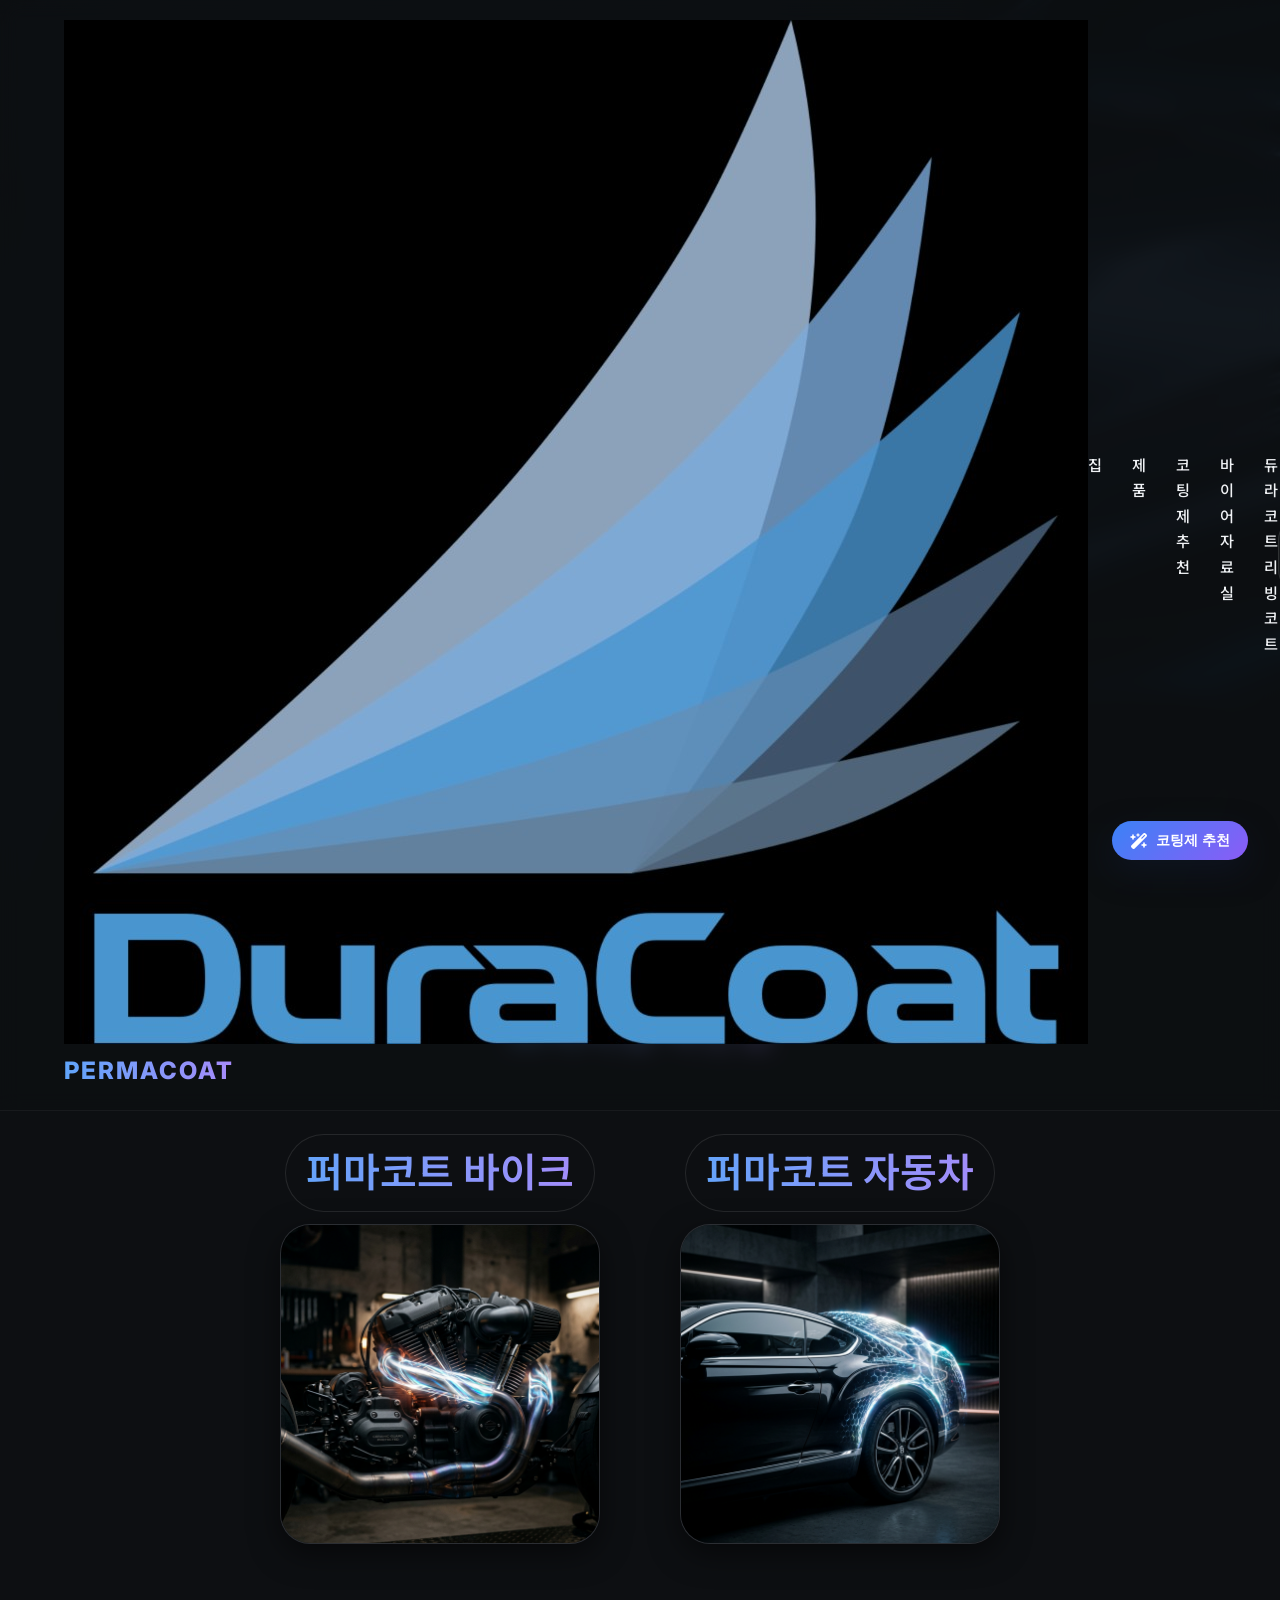
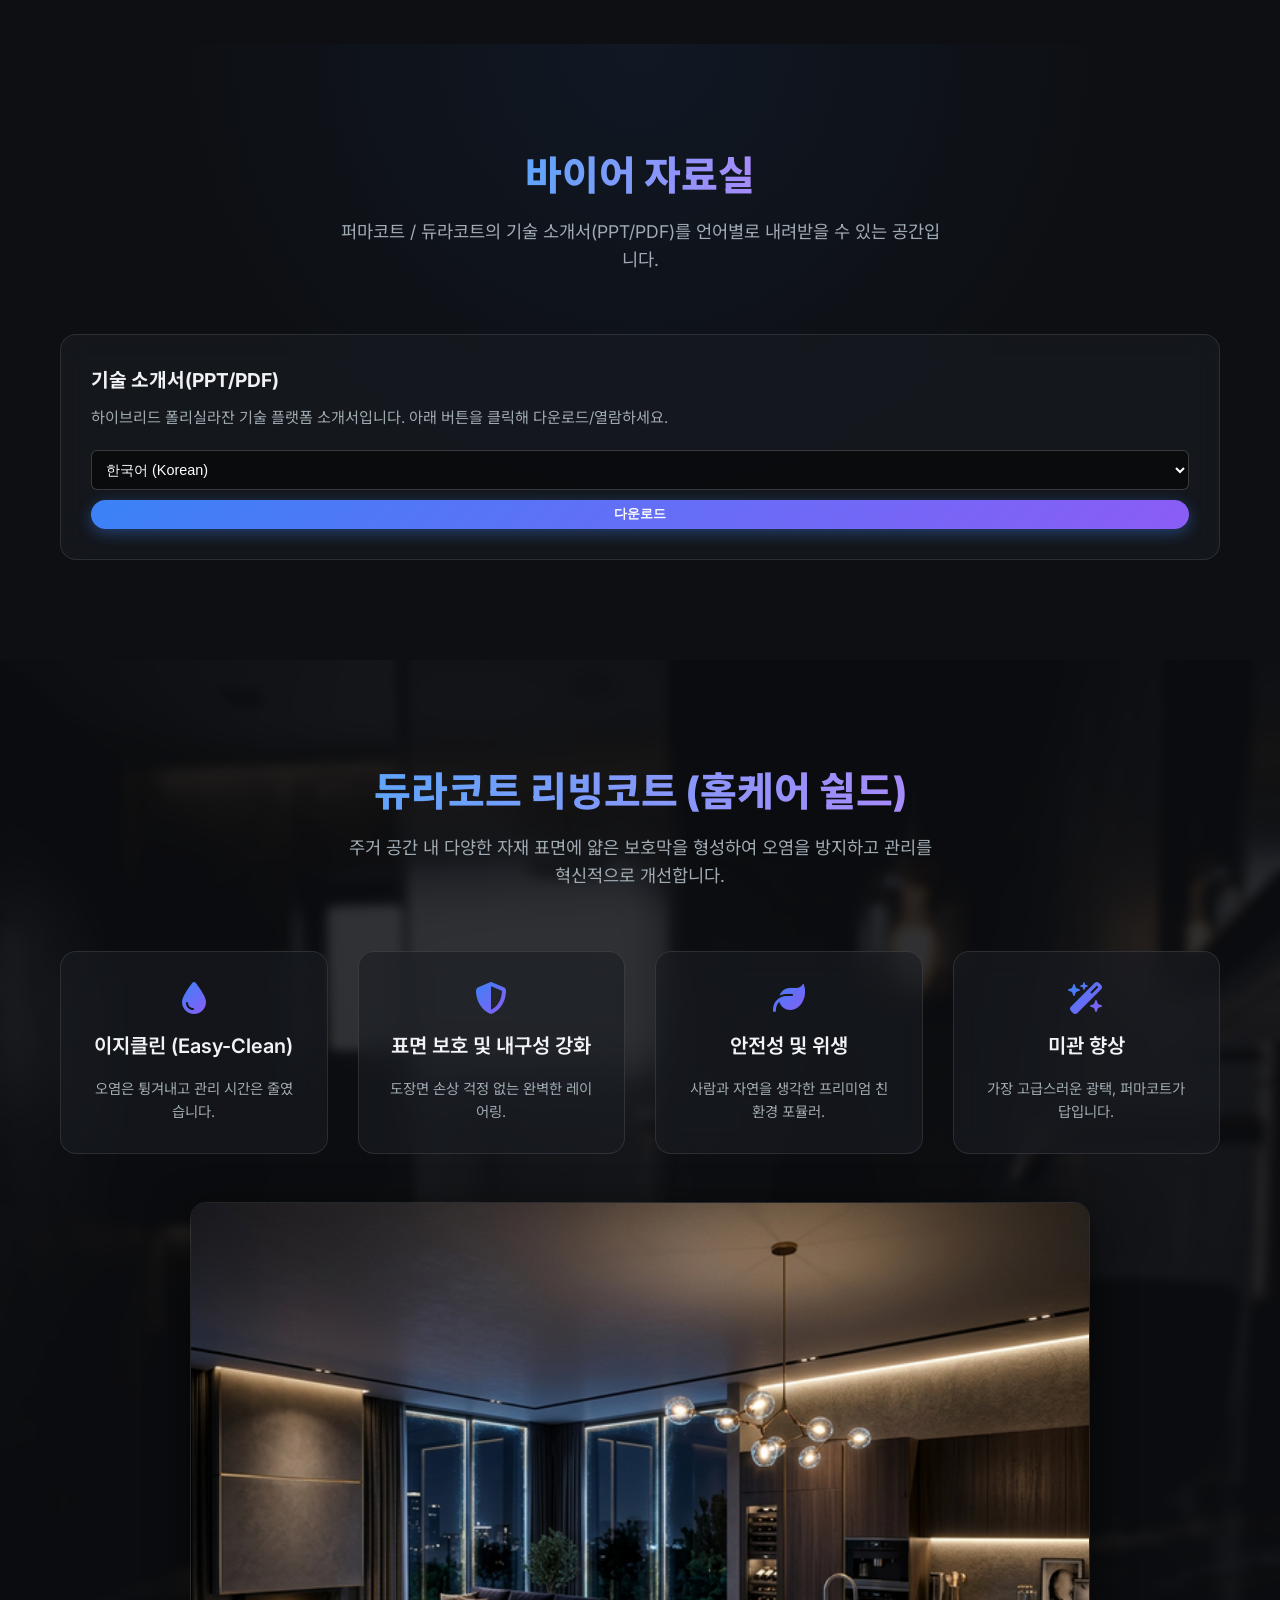
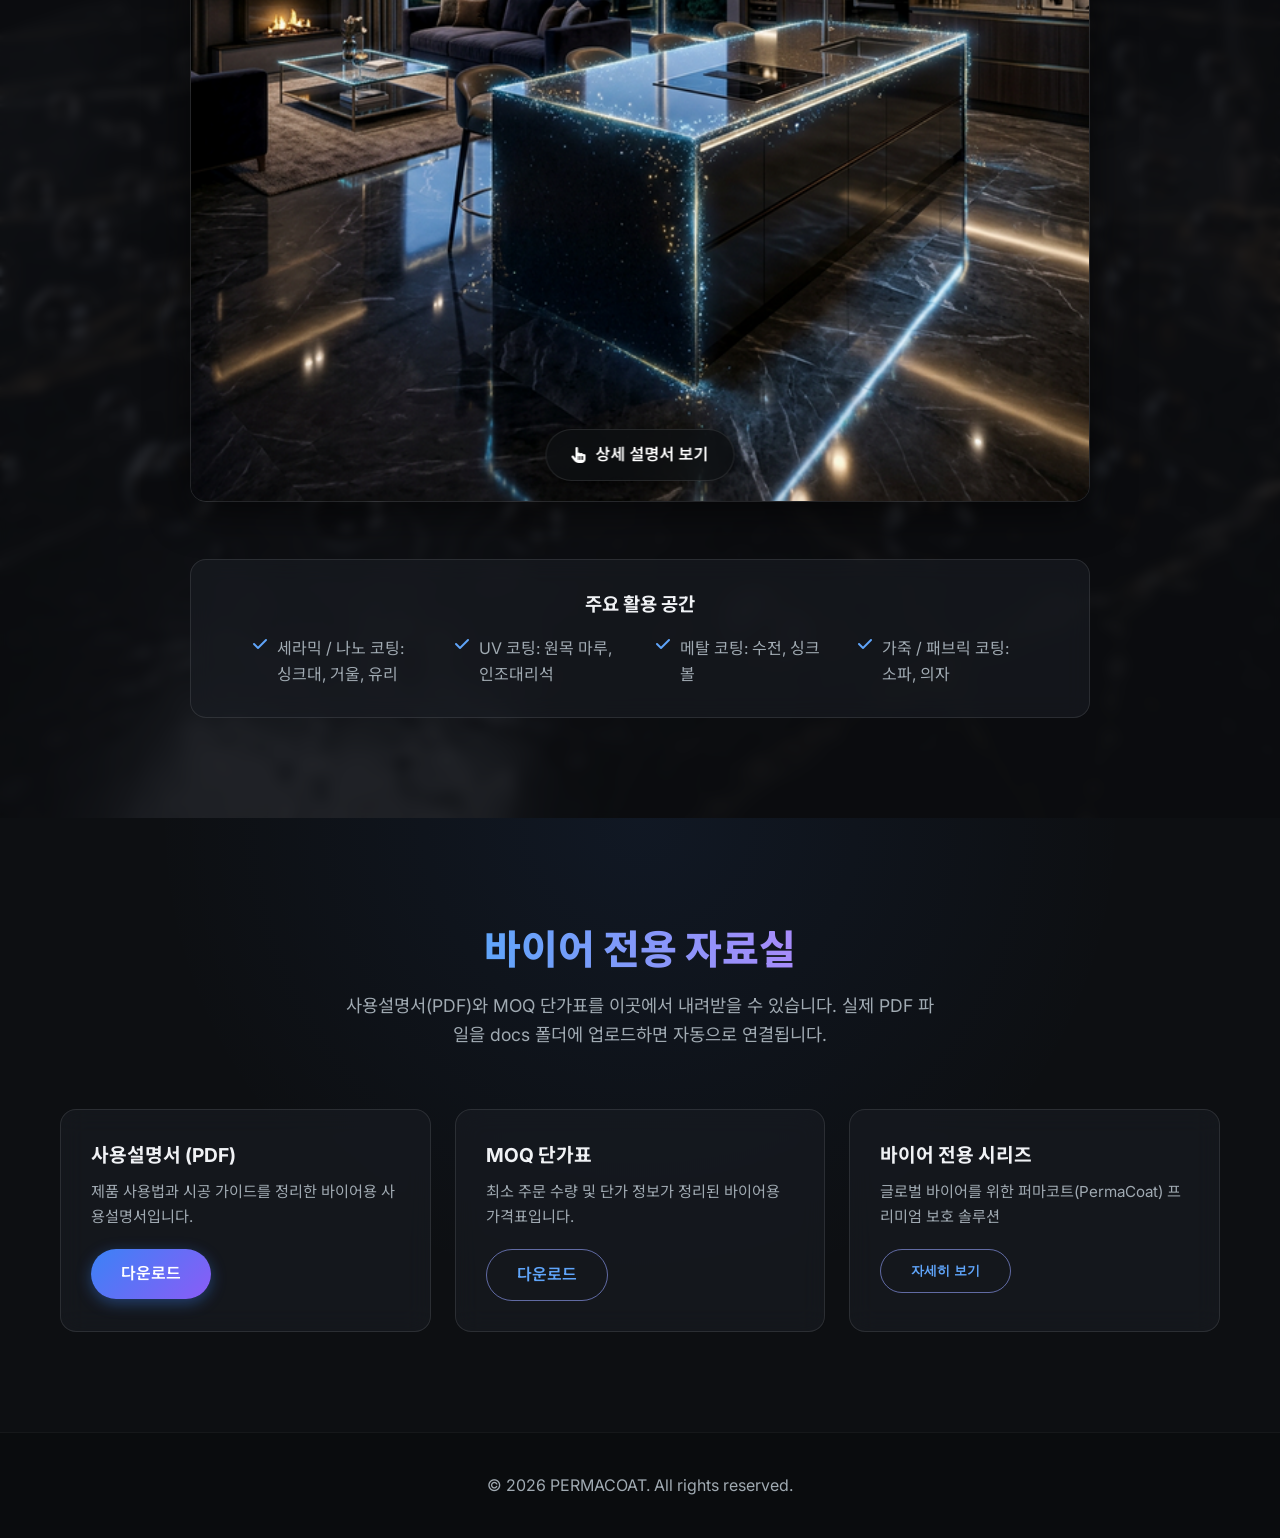
<file: index.html>
<!DOCTYPE html>
    <html lang="ko">
        <head>
            <meta charset="UTF-8">
                <meta name="viewport" content="width=device-width, initial-scale=1.0">
                    <title>Permacoat - Premium Coating Solutions</title>
                    <link href="https://fonts.googleapis.com/css2?family=Inter:wght@300;400;600;800&family=Noto+Sans+KR:wght@300;400;500;700&display=swap" rel="stylesheet" />
                    <link rel="stylesheet" href="css/style.css" />
                    <!-- Font Awesome for icons -->
                    <link rel="stylesheet" href="https://cdnjs.cloudflare.com/ajax/libs/font-awesome/6.4.0/css/all.min.css" />
                    <!-- AOS Animation CSS -->
                    <link href="https://unpkg.com/aos@2.3.1/dist/aos.css" rel="stylesheet" />
                </head>
                <body class="dark-theme">

                    <!-- Navbar -->
                    <nav class="navbar">
                        <div class="logo">
                            <img src="images/duracoat-logo.png" alt="Duracoat Logo" class="logo-mark" />
                            <span class="gradient-text">PERMACOAT</span>
                        </div>
                        <ul class="nav-links">
                            <li><a href="#home" data-i18n="nav_home">Home</a></li>
                            <li><a href="#products" data-i18n="nav_products">Products</a></li>
                            <li><a href="javascript:void(0)" id="finder-nav-link" data-i18n="nav_finder">Finder</a></li>
                            <li><a href="#buyer-docs" data-i18n="nav_buyer">Buyer Docs</a></li>
                            <li><a href="#living" data-i18n="nav_living">Duracoat Living Coating</a></li>
                        </ul>
                        <div class="lang-selector notranslate" translate="no">
                            <i class="fa-solid fa-globe"></i>
                            <span id="lang-flag" class="lang-flag"></span>
                            <span class="lang-label" data-i18n="nav_language_label">Language</span>
                            <span id="lang-symbol" class="lang-symbol"></span>
                            <select id="language-select" translate="no">
                                <option value="ko">한국어</option>
                                <option value="en">English</option>
                                <option value="ja">日本語</option>
                                <option value="vi">Tiếng Việt</option>
                                <option value="zh">中文</option>
                                <option value="it">Italiano</option>
                                <option value="fr">Français</option>
                                <option value="de">Deutsch</option>
                                <option value="am">አማርኛ</option>
                                <option value="ar">العربية (السعودية)</option>
                            </select>
                        </div>
                        <div class="hamburger">
                            <i class="fa-solid fa-bars"></i>
                        </div>
                    </nav>

                    <!-- Hero Section -->
                    <section id="home" class="hero">
                        <div class="hero-overlay"></div>
                        <div class="hero-country-layer">
                            <span class="hero-country-flag"></span>
                            <span class="hero-country-symbol"></span>
                        </div>
                        <div class="hero-content">
                            <h1 class="hero-title" data-i18n="hero_title">Permacoat Series</h1>
                            <p class="hero-subtitle" data-i18n="hero_subtitle">Ultimate high-end coating solutions.</p>
                            <p class="hero-country-name">
                                <span class="hero-line-flag"></span>
                                <span data-i18n="hero_country_name">대한민국 (Republic of Korea)</span>
                                <span class="hero-line-symbol"></span>
                            </p>
                            <a href="#products" class="btn btn-primary" data-i18n="btn_explore">Explore Products</a>
                        </div>
                    </section>

                    <!-- Products Section -->
                    <section id="products" class="section products-section">
                        <div class="container">
                            <div class="section-header" data-aos="fade-up">
                                <h2 class="gradient-text" data-i18n="prod_title">프리미엄 라인업</h2>
                            </div>

                            <!-- 아래 바이크 / 자동차 2열 -->
                            <div class="premium-two-col">
                                <!-- Bike -->
                                <div class="premium-col">
                                <a href="permacoat_bike_series.html" class="premium-card-link">
                                        <div class="premium-tag gradient-text" data-i18n="premium_bike">퍼마코트 바이크</div>
                                        <div class="premium-card">
                                            <img src="images/permacoat_bike_titan.png" alt="퍼마코트 바이크" class="premium-card-img" />
                                        </div>
                                    </a>
                                </div>

                                <!-- Car -->
                                <div class="premium-col">
                                    <a href="permacoat_car_series.html" class="premium-card-link">
                                        <div class="premium-tag gradient-text" data-i18n="premium_car">퍼마코트 자동차</div>
                                        <div class="premium-card">
                                            <img src="images/permacoat_titan_effect.png" alt="퍼마코트 자동차" class="premium-card-img" />
                                        </div>
                                    </a>
                                </div>
                            </div>
                        </div>
                    </section>

                    <!-- Floating Finder Button -->
                    <button type="button" class="floating-finder-btn" id="finder-open">
                        <i class="fa-solid fa-wand-magic-sparkles"></i>
                        <span data-i18n="finder_cta">코팅제 추천</span>
                    </button>

                    <!-- Buyer Docs Section -->
                    <section id="buyer-docs" class="section buyer-section">
                        <div class="container">
                            <div class="section-header" data-aos="fade-up">
                                <h2 class="gradient-text">바이어 자료실</h2>
                                <p class="section-desc">
                                    퍼마코트 / 듀라코트의 기술 소개서(PPT/PDF)를 언어별로 내려받을 수 있는 공간입니다.
                                </p>
                            </div>

                            <div class="download-grid">
                                <div class="download-card glass-panel" data-aos="fade-up" data-aos-delay="50">
                                    <h3 data-i18n="docs_title">기술 소개서(PPT/PDF)</h3>
                                    <p class="download-desc" data-i18n="docs_desc">
                                        하이브리드 폴리실라잔 기술 플랫폼 소개서입니다. 아래에서 언어를 선택하고 다운로드하세요.
                                    </p>
                                    <div style="margin-top: 15px; display: flex; flex-direction: column; gap: 10px;">
                                        <select id="manual-lang-select" style="padding: 10px; border-radius: 6px; border: 1px solid rgba(255,255,255,0.2); background: rgba(0,0,0,0.5); color: #fff; width: 100%; font-size: 0.9rem;">
                                            <option value="docs/manuals/NANUMLAB_(나눔랩)_-_하이브리드_폴리실라잔_기술_플랫폼.pdf">한국어 (Korean)</option>
                                            <option value="docs/manuals/NANUMLAB_-_Hybrid_Polysilazane_Technology_Platform.pdf">English</option>
                                            <option value="docs/manuals/NANUMLAB_-_Nền_tảng_Công_nghệ_Hybrid_Polysilazane.pdf">Tiếng Việt (Vietnamese)</option>
                                            <option value="docs/manuals/NANUMLAB_-_Plataforma_de_Tecnología_Híbrida_de_Polisilazano.pdf">Español (Spanish)</option>
                                            <option value="docs/manuals/NANUMLAB_-_Plateforme_technologique_hybride_de_polysilazane.pdf">Français (French)</option>
                                            <option value="docs/manuals/NANUMLAB_-_Technologieplattform_für_Hybrid-Polysilazan.pdf">Deutsch (German)</option>
                                            <option value="docs/manuals/NANUMLAB_納諾實驗室_-_混合聚硅氮烷技術平台.pdf">繁體中文 (Traditional Chinese)</option>
                                            <option value="docs/manuals/NANUMLAB_纳诺实验室_-_混合聚硅氮烷技术平台.pdf">简体中文 (Simplified Chinese)</option>
                                            <option value="docs/manuals/نانوم_لاب_(NANUMLAB)_-_منصة_تكنولوجيا_الهجين_بوليسيلازان.pdf">العربية (Arabic)</option>
                                            <option value="docs/manuals/नैनम_लैब_(NANUMLAB)_-_हाइब्रिड_पॉलीसिलेजिन_तकनीक.pdf">हिन्दी (Hindi)</option>
                                        </select>
                                        <button class="btn btn-primary btn-sm" onclick="const a = document.createElement('a'); a.href = document.getElementById('manual-lang-select').value; a.download = ''; document.body.appendChild(a); a.click(); document.body.removeChild(a);" data-i18n="btn_download" style="width: 100%;">다운로드</button>
                                    </div>
                                </div>
                            </div>
                        </div>
                    </section>

                    <!-- Living Coating Section -->
                    <section id="living" class="section living-section">
                        <div class="living-bg-overlay"></div>
                        <div class="container relative-z">
                            <div class="section-header" data-aos="fade-up">
                                <h2 class="gradient-text" data-i18n="living_title">듀라코트 리빙코트 (홈케어 쉴드)</h2>
                                <p class="section-desc" data-i18n="living_desc">Forms a thin protective layer on various interior surfaces to prevent contamination and revolutionize maintenance.</p>
                            </div>

                            <div class="features-grid">
                                <div class="feature-box glass-panel" data-aos="fade-up" data-aos-delay="100">
                                    <i class="fa-solid fa-droplet icon-gradient"></i>
                                    <h4 data-i18n="living_clean">Easy-Clean</h4>
                                    <p data-i18n="living_clean_desc">Repels dirt and significantly reduces your cleaning time.</p>
                                </div>
                                <div class="feature-box glass-panel" data-aos="fade-up" data-aos-delay="200">
                                    <i class="fa-solid fa-shield-halved icon-gradient"></i>
                                    <h4 data-i18n="living_protect">Surface Protection</h4>
                                    <p data-i18n="living_protect_desc">Perfect layering so you never have to worry about surface damage.</p>
                                </div>
                                <div class="feature-box glass-panel" data-aos="fade-up" data-aos-delay="300">
                                    <i class="fa-solid fa-leaf icon-gradient"></i>
                                    <h4 data-i18n="living_safe">Safety & Hygiene</h4>
                                    <p data-i18n="living_safe_desc">A premium, eco-friendly formula designed with people and nature in mind.</p>
                                </div>
                                <div class="feature-box glass-panel" data-aos="fade-up" data-aos-delay="400">
                                    <i class="fa-solid fa-wand-magic-sparkles icon-gradient"></i>
                                    <h4 data-i18n="living_look">Aesthetic Enhancement</h4>
                                    <p data-i18n="living_look_desc">For the most luxurious shine, Permacoat is the answer.</p>
                                </div>
                            </div>

                            <!-- Living Main Photo Linking to Details (opens modal) -->
                            <div class="living-main-photo mt-5 mb-5" data-aos="zoom-in" data-aos-delay="200">
                                <a href="javascript:void(0)" class="living-detail-link" id="living-detail-trigger">
                                    <div class="image-wrapper">
                                        <img src="images/living_main.png" alt="Living Coating" class="living-main-img floating-item" />
                                        <div class="click-hint glass-panel">
                                            <i class="fa-solid fa-hand-pointer"></i>
                                            <span data-i18n="click_for_detail">자세한 설명서 보기</span>
                                        </div>
                                    </div>
                                </a>
                            </div>

                            <div class="applications-container glass-panel mt-5" data-aos="zoom-in" data-aos-delay="200">
                                <h3 class="mb-3 text-center" data-i18n="living_places">Application Areas</h3>
                                <ul class="app-list">
                                    <li><i class="fa-solid fa-check text-accent"></i> <span data-i18n="place_ceramic">Ceramic</span></li>
                                    <li><i class="fa-solid fa-check text-accent"></i> <span data-i18n="place_uv">UV</span></li>
                                    <li><i class="fa-solid fa-check text-accent"></i> <span data-i18n="place_metal">Metal</span></li>
                                    <li><i class="fa-solid fa-check text-accent"></i> <span data-i18n="place_fabric">Fabric</span></li>
                                </ul>
                            </div>
                        </div>
                    </section>

                    <!-- Finder Modal -->
                    <div id="finder-modal" class="modal-overlay">
                        <div class="modal-content finder-modal glass-panel">
                            <button type="button" class="modal-close finder-close" aria-label="닫기">
                                &times;
                            </button>

                            <div class="section-header">
                                <h2 class="gradient-text" data-i18n="finder_title">나에게 맞는 퍼마코트 찾기</h2>
                                <p class="section-desc" data-i18n="finder_desc">
                                    아래 5가지 질문에 답을 선택하면, 당신의 사용 스타일에 가장 잘 맞는 퍼마코트 등급을 추천해 드립니다.
                                </p>
                            </div>

                            <div class="finder-layout">
                                <div class="finder-questions">
                                    <!-- Q1 -->
                                    <div class="finder-question glass-panel" data-question="1">
                                        <h3 data-i18n="finder_q1">Q1. 평소 세차와 관리에 투자하는 시간은 어느 정도인가요?</h3>
                                        <div class="finder-options">
                                            <button class="finder-option" data-value="1" data-i18n="finder_q1_a1">10~20분 내외로 빠르고 간편하게 끝내고 싶다.</button>
                                            <button class="finder-option" data-value="2" data-i18n="finder_q1_a2">1시간 정도는 집중해서 꼼꼼하게 관리할 수 있다.</button>
                                            <button class="finder-option" data-value="3" data-i18n="finder_q1_a3">반나절 이상 걸리더라도 완벽한 결과물을 위해 공을 들인다.</button>
                                        </div>
                                    </div>

                                    <!-- Q2 -->
                                    <div class="finder-question glass-panel" data-question="2">
                                        <h3 data-i18n="finder_q2">Q2. 코팅제를 선택할 때 가장 중요하게 생각하는 가치는 무엇인가요?</h3>
                                        <div class="finder-options">
                                            <button class="finder-option" data-value="1" data-i18n="finder_q2_a1">매끈한 촉감(슬릭감)과 시공의 편리함</button>
                                            <button class="finder-option" data-value="2" data-i18n="finder_q2_a2">외부 오염 방어력과 적절한 지속 기간의 균형</button>
                                            <button class="finder-option" data-value="3" data-i18n="finder_q2_a3">압도적인 피막 두께와 강력한 도장면 보호 성능</button>
                                        </div>
                                    </div>

                                    <!-- Q3 -->
                                    <div class="finder-question glass-panel" data-question="3">
                                        <h3 data-i18n="finder_q3">Q3. 현재 본인의 이동수단(바이크/자동차) 상태는 어떤가요?</h3>
                                        <div class="finder-options">
                                            <button class="finder-option" data-value="1" data-i18n="finder_q3_a1">평소 자주 타며 가벼운 오염이 자주 발생하는 편이다.</button>
                                            <button class="finder-option" data-value="2" data-i18n="finder_q3_a2">일상 주행을 하지만, 스크래치나 워터 스팟이 걱정된다.</button>
                                            <button class="finder-option" data-value="3" data-i18n="finder_q3_a3">이제 막 출고된 신차이거나, 완벽하게 리스토어를 마친 상태다.</button>
                                        </div>
                                    </div>

                                    <!-- Q4 -->
                                    <div class="finder-question glass-panel" data-question="4">
                                        <h3 data-i18n="finder_q4">Q4. 주로 주행하는 환경이나 보관 장소는 어디인가요?</h3>
                                        <div class="finder-options">
                                            <button class="finder-option" data-value="1" data-i18n="finder_q4_a1">주로 단거리 주행을 하며, 실내외를 가리지 않고 주차한다.</button>
                                            <button class="finder-option" data-value="2" data-i18n="finder_q4_a2">장거리 투어나 고속 주행이 잦고, 비나 먼지에 노출될 때가 많다.</button>
                                            <button class="finder-option" data-value="3" data-i18n="finder_q4_a3">극심한 엔진 열기(바이크)나 강력한 자외선(자동차) 노출이 우려되는 환경이다.</button>
                                        </div>
                                    </div>

                                    <!-- Q5 -->
                                    <div class="finder-question glass-panel" data-question="5">
                                        <h3 data-i18n="finder_q5">Q5. 한 번 시공한 후, 다음 코팅까지 기대하는 유지 기간은?</h3>
                                        <div class="finder-options">
                                            <button class="finder-option" data-value="1" data-i18n="finder_q5_a1">3개월 정도마다 세차 시 가볍게 보강하는 것이 좋다.</button>
                                            <button class="finder-option" data-value="2" data-i18n="finder_q5_a2">1년 정도는 큰 신경 쓰지 않고 편하게 타고 싶다.</button>
                                            <button class="finder-option" data-value="3" data-i18n="finder_q5_a3">한 번의 시공으로 2~3년 이상 확실하게 보호받고 싶다.</button>
                                        </div>
                                    </div>
                                </div>

                                <div class="finder-result glass-panel">
                                    <h3 data-i18n="finder_result_title">추천 결과</h3>
                                    <p class="finder-result-subtitle" data-i18n="finder_result_subtitle">질문에 답하면, 여기에서 당신에게 맞는 등급을 바로 확인할 수 있습니다.</p>

                                    <div class="finder-result-badge" id="finder-badge">PERMACOAT QUICK</div>
                                    <p class="finder-result-title" id="finder-title">간편하고 빠른 관리형 사용자</p>
                                    <p class="finder-result-desc" id="finder-desc">
                                        세차 시간을 최소화하면서도 즉각적인 광택과 슬릭감을 원하는 타입입니다. 세차 후 뿌리고 닦는 것만으로도 충분한 만족을 줄 수 있는
                                        <strong>퍼마코트 퀵 (Quick)</strong>을 추천합니다.
                                    </p>

                                    <div class="finder-links">
                                        <a href="permacoat_bike_series.html" class="btn btn-primary" data-i18n="finder_btn_bike">바이크 라인업 보기</a>
                                        <a href="permacoat_car_series.html" class="btn btn-outline" data-i18n="finder_btn_car">자동차 라인업 보기</a>
                                    </div>
                                </div>
                            </div>
                        </div>
                    </div>

                    <!-- Buyer Documents Section -->
                    <section id="buyer-docs" class="section buyer-section">
                        <div class="container">
                            <div class="section-header" data-aos="fade-up">
                                <h2 class="gradient-text" data-i18n="buyer_title">바이어 전용 자료실</h2>
                                <p class="section-desc" data-i18n="buyer_desc">
                                    사용설명서(PDF)와 MOQ 단가표를 이곳에서 내려받을 수 있습니다. 실제 PDF 파일을 docs 폴더에 업로드하면 자동으로 연결됩니다.
                                </p>
                                <p class="section-desc">
                                    <span class="lang-flag"></span>
                                    <span class="lang-symbol"></span>
                                </p>
                            </div>

                            <div class="download-grid" data-aos="fade-up" data-aos-delay="100">
                                <div class="glass-panel download-card">
                                    <h3 data-i18n="buyer_manual_title">사용설명서 (PDF)</h3>
                                    <p class="download-desc" data-i18n="buyer_manual_desc">제품 사용법과 시공 가이드를 정리한 바이어용 사용설명서입니다.</p>
                                    <a href="docs/permacoat_manual_ko.pdf" class="btn btn-primary" download data-i18n="buyer_download">다운로드</a>
                                </div>

                                <div class="glass-panel download-card">
                                    <h3 data-i18n="buyer_moq_title">MOQ 단가표</h3>
                                    <p class="download-desc" data-i18n="buyer_moq_desc">최소 주문 수량 및 단가 정보가 정리된 바이어용 가격표입니다.</p>
                                    <a href="docs/permacoat_moq_price_ko.pdf" class="btn btn-outline" download data-i18n="buyer_download">다운로드</a>
                                </div>

                                <div class="glass-panel download-card">
                                    <h3 data-i18n="buyer_series_title">바이어 전용 시리즈</h3>
                                    <p class="download-desc" data-i18n="buyer_series_desc">
                                        글로벌 바이어를 위한 퍼마코트(PermaCoat) 프리미엄 보호 솔루션
                                    </p>
                                    <button type="button" class="btn btn-outline series-modal-open" data-i18n="buyer_series_open">
                                        자세히 보기
                                    </button>
                                </div>
                            </div>
                        </div>
                    </section>

                    <!-- Living Detail Modal -->
                    <div id="living-modal" class="modal-overlay">
                        <div class="modal-content living-modal glass-panel">
                            <button type="button" class="modal-close" aria-label="닫기">
                                &times;
                            </button>
                            <div class="living-modal-country">
                                <span class="lang-flag"></span>
                                <span class="lang-symbol"></span>
                            </div>
                            <h2 class="gradient-text mb-3" data-i18n="living_modal_title">듀라코트 리빙코트 (Duracoat Living Coat)</h2>
                            <p class="section-desc mb-3" data-i18n="living_modal_intro">
                                퍼마코트가 바이크와 자동차의 외부를 책임진다면,
                                듀라코트 리빙코트는 우리가 머무는 가장 소중한 공간인 집을 위한 프리미엄 보호 솔루션입니다.
                            </p>

                            <h3 class="mb-3" data-i18n="living_modal_section1_title">1. 공간별 맞춤 성능</h3>
                            <h4 data-i18n="living_modal_kitchen_title">🍳 주방 (Kitchen) – 인조대리석 &amp; 싱크볼</h4>
                            <ul class="modal-list">
                                <li data-i18n="living_modal_kitchen_li1">음식물 이염 방지 – 김치 국물, 커피, 기름때가 대리석 기공 속으로 스며드는 것을 차단합니다.</li>
                                <li data-i18n="living_modal_kitchen_li2">스크래치 및 부식 억제 – 설거지나 요리 중 발생하는 미세한 기스와 산성 세제로부터 표면을 보호합니다.</li>
                            </ul>

                            <h4 data-i18n="living_modal_bath_title">🚿 욕실 (Bathroom) – 샤워부스 유리 &amp; 수전 &amp; 거울</h4>
                            <ul class="modal-list">
                                <li data-i18n="living_modal_bath_li1">나노 발수 코팅 – 물방울이 맺히지 않고 흘러내려 물때와 비누 때 고착을 방지합니다.</li>
                                <li data-i18n="living_modal_bath_li2">김 서림 완화 – 욕실 거울의 투명도를 높여 보다 쾌적한 사용 환경을 제공합니다.</li>
                            </ul>

                            <h4 data-i18n="living_modal_living_title">🛋️ 거실 및 가구 (Living) – 식탁 &amp; 아트월</h4>
                            <ul class="modal-list">
                                <li data-i18n="living_modal_living_li1">천연석/세라믹 보호 – 고가의 식탁 상판 본연의 질감을 살리면서 오염을 막아 줍니다.</li>
                                <li data-i18n="living_modal_living_li2">항균 및 항곰팡이 – 아이들이 자주 만지는 가구에 위생적인 보호막을 형성합니다.</li>
                            </ul>

                            <h3 class="mb-3" data-i18n="living_modal_section2_title">2. 리빙코트의 4대 핵심 가치</h3>
                            <table class="living-table">
                                <thead>
                                    <tr>
                                        <th data-i18n="living_modal_th_category">구분</th>
                                        <th data-i18n="living_modal_th_feature">주요 특징</th>
                                        <th data-i18n="living_modal_th_effect">생활 속 체감 효과</th>
                                    </tr>
                                </thead>
                                <tbody>
                                    <tr>
                                        <td data-i18n="living_modal_row1_name">💧 이지클린</td>
                                        <td data-i18n="living_modal_row1_feature">초발수/방오 코팅층 형성</td>
                                        <td data-i18n="living_modal_row1_effect">힘든 청소 대신 가벼운 물걸레질로 끝</td>
                                    </tr>
                                    <tr>
                                        <td data-i18n="living_modal_row2_name">🛡️ 표면 보호</td>
                                        <td data-i18n="living_modal_row2_feature">고경도 투명 피막 형성</td>
                                        <td data-i18n="living_modal_row2_effect">생활 기스 및 자재 노후화 방지</td>
                                    </tr>
                                    <tr>
                                        <td data-i18n="living_modal_row3_name">🌱 안전성</td>
                                        <td data-i18n="living_modal_row3_feature">친환경 성분 &amp; 항균 기능</td>
                                        <td data-i18n="living_modal_row3_effect">주방 기구와 아이들 가구에도 안심 시공</td>
                                    </tr>
                                    <tr>
                                        <td data-i18n="living_modal_row4_name">✨ 미관 향상</td>
                                        <td data-i18n="living_modal_row4_feature">자재 본연의 색감 복원</td>
                                        <td data-i18n="living_modal_row4_effect">낡은 가구는 새것처럼, 새 가구는 더 고급스럽게</td>
                                    </tr>
                                </tbody>
                            </table>

                            <h3 class="mb-3" data-i18n="living_modal_section3_title">3. 상세 스펙 및 특성</h3>
                            <ul class="modal-list">
                                <li data-i18n="living_modal_spec_li1">지속 기간: 1회 시공으로 최소 1~2년 이상 유지 (사용 환경에 따라 상이)</li>
                                <li data-i18n="living_modal_spec_li2">내열성: 뜨거운 냄비나 용기를 올리는 주방 환경에 맞춘 고온 방어 성능</li>
                                <li data-i18n="living_modal_spec_li3">무독성: 인체에 무해한 친환경 프리미엄 성분 사용 (실내 시공 최적화)</li>
                                <li data-i18n="living_modal_spec_li4">경화 시간: 약 12~24시간 후 일상 사용 가능 (지문 방지 효과는 즉각 발생)</li>
                            </ul>

                            <h3 class="mb-3" data-i18n="living_modal_marketing_title">마케팅 메시지</h3>
                            <p class="modal-quote" data-i18n="living_modal_marketing_1">
                                "청소 시간은 절반으로, 주방의 품격은 두 배로. 듀라코트 리빙코트가 당신의 여유를 찾아드립니다."
                            </p>
                            <p class="modal-quote" data-i18n="living_modal_marketing_2">
                                "신축 아파트의 깨끗함, 잃어버리기 전에 지키세요. 집 전체를 위한 가장 스마트한 보험, 듀라코트 리빙코트."
                            </p>
                        </div>
                    </div>

                    <!-- Car/Bike Series Detail Modal -->
                    <div id="series-modal" class="modal-overlay">
                        <div class="modal-content series-modal glass-panel">
                            <button type="button" class="modal-close series-close" aria-label="닫기">
                                &times;
                            </button>
                            <div class="series-modal-country">
                                <span class="lang-flag"></span>
                                <span class="lang-symbol"></span>
                            </div>
                            <h2 class="gradient-text mb-3" data-i18n="series_modal_title">PERMACOAT / DURACOAT 시리즈 비교</h2>

                            <h3 class="mb-2" data-i18n="series_modal_car_title">🏎️ PERMACOAT Car Series</h3>
                            <p class="modal-pre" data-i18n="series_modal_car_body">
                                "전문 샵의 퀄리티를 내 차고에서 구현하는 경제적 혁신"
                                자동차 라인업은 넓은 도장면의 광택 유지와 관리 비용 절감에 초점을 맞춥니다.

                                [Quick] 데일리 케어 솔루션
                                - 시공의 간편성: 단 40분 만에 전문가 수준의 코팅이 완료되어 예약이나 대기 시간이 필요 없습니다.
                                - 즉각적인 방오: 시공 즉시 강력한 발수층을 형성하여 비나 먼지로부터 차체를 보호하고 세차를 훨씬 쉽게 만듭니다.

                                [Titan] 장기 보호 솔루션
                                - 경제적 가치: 수백만 원(1,000~5,000달러 상당)의 전문 시공 비용을 획기적으로 절감하면서도 9H 경도의 강력한 보호막을 제공합니다.
                                - 압도적 내구성: 한 번의 시공으로 최대 12~24개월간 유지되어 잦은 왁싱이나 코팅의 번거로움을 없애줍니다.

                                [Resin] 쇼카(Show-car) 피니시
                                - 미러 라이크 광택: 거울처럼 맑은 반사율을 구현하여 차량 본연의 색감을 깊고 풍부하게 살려줍니다.
                                - 가치 보존: 강력한 UV 차단 효과로 자외선에 의한 도장면 변색을 방지하여 신차 컨디션을 장기간 유지합니다.
                            </p>

                            <h3 class="mb-2" data-i18n="series_modal_bike_title">🏍️ DURACOAT PermaCoat Bike</h3>
                            <p class="modal-pre" data-i18n="series_modal_bike_body">
                                "극한의 열기와 거친 주행을 견디는 퍼포먼스 보호"
                                바이크 라인업은 엔진의 고온 보호와 정밀 부품의 부식 방지에 초점을 맞춥니다.

                                [Quick] 효율적 레이싱 케어
                                - 관리 효율 극대화: 유지 관리 시간을 최대 70%까지 단축하여 주행 후 정비 효율을 높여줍니다.
                                - 레이싱 데이터 검증: 10,000km 내구 테스트를 완료하여 익스트림한 주행 환경에서도 변함없는 보호 성능을 증명했습니다.

                                [Titan] 하이테크 열 차단 솔루션
                                - 800°C 초고온 내열: 엔진 및 머플러 등 바이크 특유의 고온 부위에서도 코팅층이 파괴되지 않고 완벽하게 보호합니다.
                                - 9H 나노 세라믹: 스톤 칩이나 주행 중 발생하는 미세 스크래치로부터 페인트와 크롬 파츠를 견고하게 지켜줍니다.

                                [Resin] 정밀 디테일링 솔루션
                                - 분자 수준 침투: 복잡한 구조와 미세한 표면까지 나노 입자가 침투하여 광택을 극대화합니다.
                                - 금속 산화 방지: 엔진 주변부와 크롬 파츠의 산화 및 부식을 효과적으로 억제하여 바이크의 프리미엄 가치를 유지합니다.
                            </p>

                            <h3 class="mb-2" data-i18n="series_modal_table_title">📊 바이어용 비교 요약</h3>
                            <table class="series-table">
                                <thead>
                                    <tr>
                                        <th data-i18n="series_modal_tbl_grade">구분</th>
                                        <th data-i18n="series_modal_tbl_car">Car (자동차) 장점</th>
                                        <th data-i18n="series_modal_tbl_bike">Bike (바이크) 장점</th>
                                    </tr>
                                </thead>
                                <tbody>
                                    <tr>
                                        <td>Quick</td>
                                        <td data-i18n="series_modal_tbl_quick_car">40분 완성, 비용 절감</td>
                                        <td data-i18n="series_modal_tbl_quick_bike">관리 시간 70% 단축</td>
                                    </tr>
                                    <tr>
                                        <td>Titan</td>
                                        <td data-i18n="series_modal_tbl_titan_car">9H 경도, 2년 지속 보호</td>
                                        <td data-i18n="series_modal_tbl_titan_bike">800°C 내열, 엔진/머플러 보호</td>
                                    </tr>
                                    <tr>
                                        <td>Resin</td>
                                        <td data-i18n="series_modal_tbl_resin_car">미러 광택, 도장면 가치 보존</td>
                                        <td data-i18n="series_modal_tbl_resin_bike">나노 정밀 코팅, 금속 산화 방지</td>
                                    </tr>
                                </tbody>
                            </table>
                        </div>
                    </div>

                    <!-- Footer -->
                    <footer class="footer">
                        <div class="container text-center">
                            <p data-i18n="footer_copyright">&copy; 2026 PERMACOAT. All rights reserved.</p>
                        </div>
                    </footer>

                    <!-- AOS Animation JS -->
                    <script src="https://unpkg.com/aos@2.3.1/dist/aos.js"></script>
                    <script src="js/translations.js"></script>
                    <script src="js/script.js"></script>
                </body>
            </html>
</file>
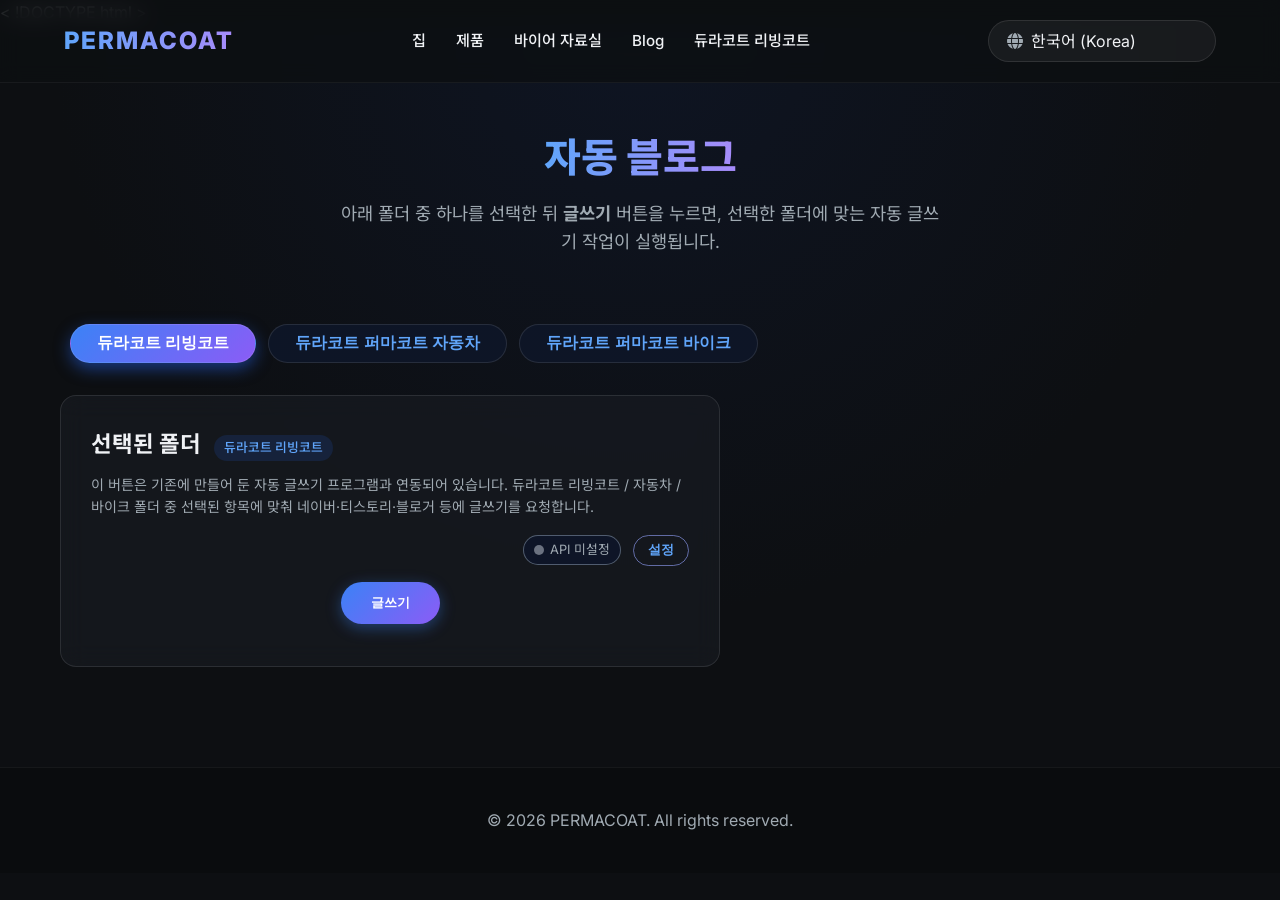
<file: blog.html>
< !DOCTYPE html >
<html lang="ko">
    <head>
        <meta charset="UTF-8">
        <meta name="viewport" content="width=device-width, initial-scale=1.0">
        <title>Permacoat Blog - 자동 블로그 스튜디오</title>
        <link href="https://fonts.googleapis.com/css2?family=Inter:wght@300;400;600;800&family=Noto+Sans+KR:wght@300;400;500;700&display=swap" rel="stylesheet" />
        <link rel="stylesheet" href="css/style.css" />
        <link rel="stylesheet" href="https://cdnjs.cloudflare.com/ajax/libs/font-awesome/6.4.0/css/all.min.css" />
        <link href="https://unpkg.com/aos@2.3.1/dist/aos.css" rel="stylesheet" />
    </head>
    <body class="dark-theme">
        <!-- Navbar (홈으로 돌아가는 링크 포함) -->
        <nav class="navbar">
            <div class="logo">
                <span class="gradient-text">PERMACOAT</span>
            </div>
            <ul class="nav-links">
                <li><a href="index.html#home" data-i18n="nav_home">Home</a></li>
                <li><a href="index.html#products" data-i18n="nav_products">Products</a></li>
                <li><a href="index.html#buyer-docs" data-i18n="nav_buyer">Buyer Docs</a></li>
                <li><a href="blog.html" data-i18n="nav_blog">Blog</a></li>
                <li><a href="index.html#living" data-i18n="nav_living">Duracoat Living Coating</a></li>
            </ul>
            <div class="lang-selector notranslate" translate="no">
                <i class="fa-solid fa-globe"></i>
                <select id="language-select" translate="no">
                    <option value="ko">한국어 (Korea)</option>
                    <option value="en">English</option>
                    <option value="ja">日本語 (Japan)</option>
                    <option value="vi">Tiếng Việt (Vietnam)</option>
                    <option value="hi">हिन्दी (India)</option>
                    <option value="zh">中文 (China)</option>
                    <option value="it">Italiano (Italy)</option>
                    <option value="fr">Français (France)</option>
                    <option value="am">አማርኛ (Ethiopia)</option>
                    <option value="ar">العربية (Saudi Arabia)</option>
                </select>
            </div>
            <div class="hamburger">
                <i class="fa-solid fa-bars"></i>
            </div>
        </nav>

        <!-- Blog Only Page (simplified: folders + 글쓰기 버튼만) -->
        <section id="blog" class="section blog-section">
            <div class="container">
                <div class="section-header" data-aos="fade-up">
                    <h2 class="gradient-text">자동 블로그</h2>
                    <p class="section-desc">
                        아래 폴더 중 하나를 선택한 뒤 <strong>글쓰기</strong> 버튼을 누르면, 선택한 폴더에 맞는 자동 글쓰기 작업이 실행됩니다.
                    </p>
                </div>

                <div class="blog-folder-tabs">
                    <button type="button" class="blog-folder-tab active" data-folder="living">
                        듀라코트 리빙코트
                    </button>
                    <button type="button" class="blog-folder-tab" data-folder="car">
                        듀라코트 퍼마코트 자동차
                    </button>
                    <button type="button" class="blog-folder-tab" data-folder="bike">
                        듀라코트 퍼마코트 바이크
                    </button>
                </div>

                <div class="blog-layout">
                    <div class="blog-editor glass-panel" data-aos="fade-up">
                        <h3 class="blog-editor-title">
                            선택된 폴더
                            <span class="blog-current-folder" id="blog-current-folder-editor">듀라코트 리빙코트</span>
                        </h3>
                        <p class="blog-auto-desc" style="margin-bottom:12px;">
                            이 버튼은 기존에 만들어 둔 자동 글쓰기 프로그램과 연동되어 있습니다. 듀라코트 리빙코트 / 자동차 / 바이크 폴더 중 선택된 항목에 맞춰
                            네이버·티스토리·블로거 등에 글쓰기를 요청합니다.
                        </p>
                        <div class="blog-header-tools">
                            <div class="blog-api-status">
                                <span class="blog-api-status-dot idle" id="blog-api-status-indicator"></span>
                                <span id="blog-api-status-label">API 미설정</span>
                            </div>
                            <button
                                type="button"
                                class="btn btn-outline btn-sm"
                                id="blog-settings-open"
                                onclick="window.blogInlineOpenSettings && window.blogInlineOpenSettings();"
                            >
                                설정
                            </button>
                        </div>
                        <div class="blog-auto-controls" style="justify-content: center; margin-top:16px;">
                            <button
                                type="button"
                                class="btn btn-primary"
                                id="blog-auto-generate"
                                onclick="window.blogInlineGenerate && window.blogInlineGenerate();"
                            >
                                글쓰기
                            </button>
                        </div>
                        <span class="blog-status" id="blog-status" style="margin-top:12px; display:block;"></span>
                    </div>
                </div>
            </div>
        </section>

        <!-- 설정 모달: API URL / 키 + 폴더별 키워드 저장 -->
        <div class="modal-overlay" id="blog-settings-modal">
            <div class="modal-content glass-panel" style="max-width: 800px; position: relative;">
                <button class="modal-close" id="blog-settings-close" type="button">&times;</button>
                <h3 style="margin-bottom: 12px;">자동 글쓰기 설정</h3>
                <p style="font-size: 0.9rem; color: var(--text-muted); margin-bottom: 16px;">
                    duracoat.store 에서 사용할 자동 글쓰기 서버(API) 주소와 키워드를 저장합니다. 여기서 저장한 내용은 브라우저에만 보관됩니다.
                </p>

                <div class="blog-form" style="margin-bottom: 16px;">
                    <div>
                        <label for="blog-api-url">API 엔드포인트 URL</label>
                        <input id="blog-api-url" type="text" placeholder="예: https://duracoat.store/api/blog/generate" />
                    </div>

                    <div>
                        <label for="blog-api-text-key">텍스트 API 키</label>
                        <input id="blog-api-text-key" type="password" placeholder="텍스트 생성용 API 키" />
                    </div>

                    <div>
                        <label for="blog-api-image-key">이미지 API 키</label>
                        <input id="blog-api-image-key" type="password" placeholder="이미지 생성용 API 키" />
                    </div>
                </div>

                <div>
                    <h4 style="font-size: 1rem; margin-bottom: 8px;">폴더별 키워드 (한 줄에 한 개씩)</h4>
                    <div class="blog-settings-keywords-grid">
                        <div class="blog-settings-column">
                            <label for="blog-keywords-living" style="font-size: 0.9rem; color: var(--text-muted);">듀라코트 리빙코트</label>
                            <textarea id="blog-keywords-living" placeholder="예: 듀라코트 리빙코트 주방, 듀라코트 리빙코트 욕실"></textarea>
                        </div>
                        <div class="blog-settings-column">
                            <label for="blog-keywords-car" style="font-size: 0.9rem; color: var(--text-muted);">듀라코트 퍼마코트 자동차</label>
                            <textarea id="blog-keywords-car" placeholder="예: 퍼마코트 자동차 유리막, 퍼마코트 셀프세차"></textarea>
                        </div>
                        <div class="blog-settings-column">
                            <label for="blog-keywords-bike" style="font-size: 0.9rem; color: var(--text-muted);">듀라코트 퍼마코트 바이크</label>
                            <textarea id="blog-keywords-bike" placeholder="예: 퍼마코트 바이크 코팅, 모터사이클 코팅"></textarea>
                        </div>
                    </div>
                </div>

                <div class="blog-editor-actions" style="margin-top: 18px; justify-content: flex-end;">
                    <span id="blog-settings-status" style="flex: 1; font-size: 0.85rem; color: var(--text-muted);"></span>
                    <button
                        type="button"
                        class="btn btn-outline btn-sm"
                        id="blog-settings-save"
                        onclick="window.blogInlineSaveSettings && window.blogInlineSaveSettings();"
                    >
                        저장
                    </button>
                </div>
            </div>
        </div>

        <footer class="footer">
            <div class="container text-center">
                <p>&copy; 2026 PERMACOAT. All rights reserved.</p>
            </div>
        </footer>

        <script src="https://unpkg.com/aos@2.3.1/dist/aos.js"></script>
        <script src="js/translations.js"></script>
        <script src="js/script.js"></script>

        <!-- 블로그 설정을 위한 초간단 인라인 스크립트 (버튼이 항상 동작하도록 분리) -->
        <script>
            (function () {
                const API_KEY = 'permacoatBlogApiConfig';
                const KW_PREFIX = 'permacoatKeywords_';

                function safeParseJson(raw, fallback) {
                    if (!raw) return fallback;
                    try {
                        const obj = JSON.parse(raw);
                        return obj && typeof obj === 'object' ? obj : fallback;
                    } catch {
                        return fallback;
                    }
                }

                function loadKeywords(folder) {
                    const raw = localStorage.getItem(KW_PREFIX + folder);
                    if (!raw) return [];
                    return safeParseJson(raw, []);
                }

                function saveKeywords(folder, list) {
                    localStorage.setItem(KW_PREFIX + folder, JSON.stringify(list || []));
                }

                window.blogInlineOpenSettings = function () {
                    const modal = document.getElementById('blog-settings-modal');
                    if (!modal) return;

                    const apiCfg = safeParseJson(localStorage.getItem(API_KEY), {});
                    const urlInput = document.getElementById('blog-api-url');
                    const textKeyInput = document.getElementById('blog-api-text-key');
                    const imageKeyInput = document.getElementById('blog-api-image-key');

                    if (urlInput) urlInput.value = apiCfg.url || '';
                    if (textKeyInput) textKeyInput.value = apiCfg.textKey || '';
                    if (imageKeyInput) imageKeyInput.value = apiCfg.imageKey || '';

                    const kwLiving = document.getElementById('blog-keywords-living');
                    const kwCar = document.getElementById('blog-keywords-car');
                    const kwBike = document.getElementById('blog-keywords-bike');

                    if (kwLiving) kwLiving.value = loadKeywords('living').join('\n');
                    if (kwCar) kwCar.value = loadKeywords('car').join('\n');
                    if (kwBike) kwBike.value = loadKeywords('bike').join('\n');

                    const status = document.getElementById('blog-settings-status');
                    if (status) status.textContent = '';

                    modal.classList.add('open');
                };

                window.blogInlineSaveSettings = function () {
                    const urlInput = document.getElementById('blog-api-url');
                    const textKeyInput = document.getElementById('blog-api-text-key');
                    const imageKeyInput = document.getElementById('blog-api-image-key');

                    const url = urlInput ? urlInput.value.trim() : '';
                    const textKey = textKeyInput ? textKeyInput.value.trim() : '';
                    const imageKey = imageKeyInput ? imageKeyInput.value.trim() : '';

                    localStorage.setItem(API_KEY, JSON.stringify({ url, textKey, imageKey }));

                    const parseLines = (val) =>
                        (val || '')
                            .split(/[\r\n,]+/)
                            .map((v) => v.trim())
                            .filter(Boolean);

                    const kwLiving = document.getElementById('blog-keywords-living');
                    const kwCar = document.getElementById('blog-keywords-car');
                    const kwBike = document.getElementById('blog-keywords-bike');

                    if (kwLiving) {
                        const list = parseLines(kwLiving.value);
                        saveKeywords('living', list);
                        kwLiving.value = list.join('\n');
                    }
                    if (kwCar) {
                        const list = parseLines(kwCar.value);
                        saveKeywords('car', list);
                        kwCar.value = list.join('\n');
                    }
                    if (kwBike) {
                        const list = parseLines(kwBike.value);
                        saveKeywords('bike', list);
                        kwBike.value = list.join('\n');
                    }

                    const status = document.getElementById('blog-settings-status');
                    if (status) {
                        status.textContent = '설정을 저장했습니다.';
                    }

                    // API 상태 단순 표시 (URL 이 있으면 연동됨으로 간주)
                    const dot = document.getElementById('blog-api-status-indicator');
                    const label = document.getElementById('blog-api-status-label');
                    if (dot && label) {
                        dot.classList.remove('idle', 'error', 'ok');
                        if (url) {
                            dot.classList.add('ok');
                            label.textContent = 'API 설정 완료';
                        } else {
                            dot.classList.add('idle');
                            label.textContent = 'API 미설정';
                        }
                    }

                    // 설정 완료 후 모달 닫기
                    const modal = document.getElementById('blog-settings-modal');
                    if (modal) {
                        modal.classList.remove('open');
                    }

                    alert('자동 글쓰기 설정을 저장했습니다.');
                };

                // 글쓰기 버튼: API 설정 여부에 따라 안내만 보여주는 단순 모드
                window.blogInlineGenerate = function () {
                    const status = document.getElementById('blog-status');
                    const apiCfg = safeParseJson(localStorage.getItem(API_KEY), {});
                    const hasUrl = !!apiCfg.url;

                    let msg;
                    if (hasUrl) {
                        msg =
                            '글쓰기 버튼을 눌렀습니다. 저장된 API 엔드포인트로 글쓰기 요청을 보낼 준비가 되어 있습니다. (현재 버전에서는 테스트 메시지만 표시합니다.)';
                    } else {
                        msg =
                            '글쓰기 버튼을 눌렀습니다. 아직 API 엔드포인트 URL 이 설정되지 않아 브라우저 내부 테스트 모드로만 동작합니다.';
                    }

                    if (status) {
                        status.textContent = msg;
                    }
                    alert(msg);
                };
            })();
        </script>
    </body>
</html>
</file>
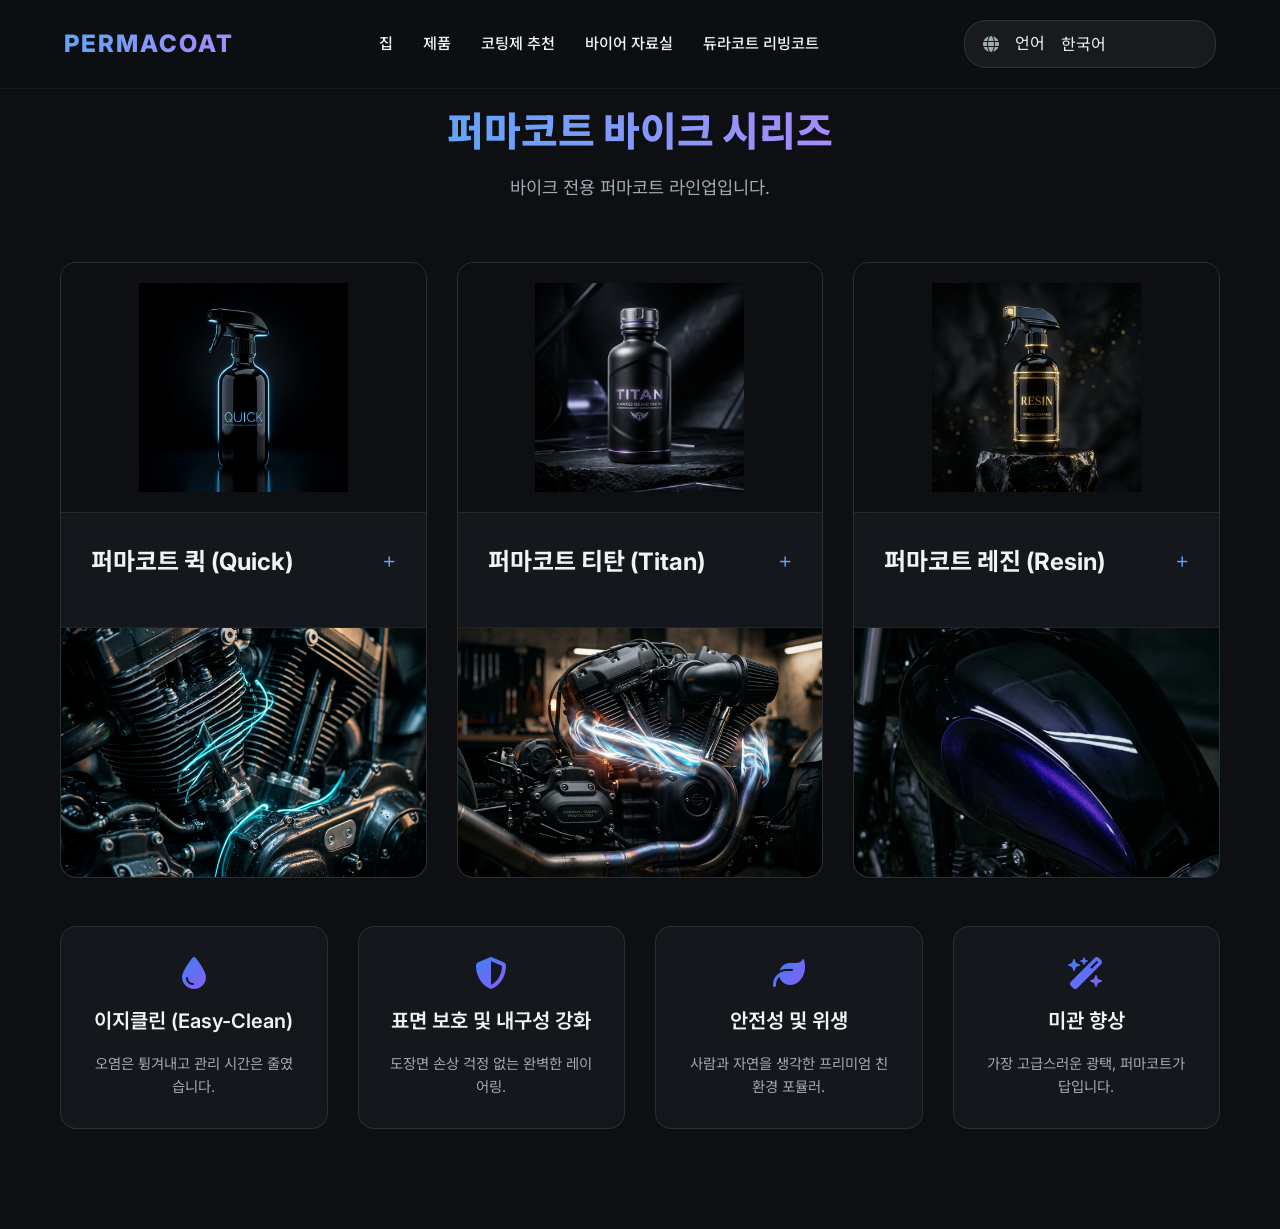
<file: permacoat_bike_series.html>
<!DOCTYPE html>
<html lang="ko">
  <head>
    <meta charset="UTF-8" />
    <meta name="viewport" content="width=device-width, initial-scale=1.0" />
    <title>Permacoat Bike Series</title>
    <link href="https://fonts.googleapis.com/css2?family=Inter:wght@300;400;600;800&family=Noto+Sans+KR:wght@300;400;500;700&display=swap" rel="stylesheet" />
    <link rel="stylesheet" href="css/style.css" />
    <link rel="stylesheet" href="https://cdnjs.cloudflare.com/ajax/libs/font-awesome/6.4.0/css/all.min.css" />
  </head>
  <body class="dark-theme">
    <!-- Navbar (공통: 언어 선택 시 전체 사이트 적용) -->
    <nav class="navbar">
      <div class="logo">
        <a href="index.html" style="text-decoration: none; color: inherit;"><span class="gradient-text">PERMACOAT</span></a>
      </div>
      <ul class="nav-links">
        <li><a href="index.html#home" data-i18n="nav_home">Home</a></li>
        <li><a href="index.html#products" data-i18n="nav_products">Products</a></li>
        <li><a href="index.html" data-i18n="nav_finder">Finder</a></li>
        <li><a href="index.html#buyer-docs" data-i18n="nav_buyer">Buyer Docs</a></li>
        <li><a href="index.html#living" data-i18n="nav_living">Duracoat Living Coating</a></li>
      </ul>
      <div class="lang-selector notranslate" translate="no">
        <i class="fa-solid fa-globe"></i>
        <span id="lang-flag" class="lang-flag"></span>
        <span class="lang-label" data-i18n="nav_language_label">Language</span>
        <span id="lang-symbol" class="lang-symbol"></span>
        <select id="language-select" translate="no">
          <option value="ko">한국어</option>
          <option value="en">English</option>
          <option value="ja">日本語</option>
          <option value="vi">Tiếng Việt</option>
          <option value="zh">中文</option>
          <option value="it">Italiano</option>
          <option value="fr">Français</option>
          <option value="de">Deutsch</option>
          <option value="am">አማርኛ</option>
          <option value="ar">العربية (السعودية)</option>
        </select>
      </div>
      <div class="hamburger">
        <i class="fa-solid fa-bars"></i>
      </div>
    </nav>

    <section class="section products-section">
      <div class="container">
        <div class="section-header">
          <h2 class="gradient-text" data-i18n="bike_series_title">퍼마코트 바이크 시리즈</h2>
          <p class="section-desc" data-i18n="bike_series_desc">바이크 전용 퍼마코트 라인업입니다.</p>
        </div>

        <div class="product-grid">
          <!-- Quick -->
          <div class="product-card glass-panel">
            <div class="product-img" style="padding: 20px;">
              <img src="images/quick.png" alt="Permacoat Quick" style="height: 100%; object-fit: contain;" class="floating-item" />
            </div>
            <div class="product-info">
              <h3 data-i18n="quick_title">퍼마코트 퀵 (Quick)</h3>
              <p data-i18n="quick_desc_bike">라이딩 후 간편 분사·도포만으로 즉각적인 슬릭감과 발수를 부여해 오염과 먼지 고착을 줄여 주는 바이크 전용 퀵 코팅제입니다. 복잡한 부품과 열에 민감한 바이크 특성을 고려해, 엔진 주변과 하부까지 빠르게 메인터넌스할 수 있도록 설계되었습니다.</p>
              <ul class="specs-list">
                <li><span data-i18n="tbl_polysilazane">폴리실라잔</span>: <span class="highlight">15</span></li>
                <li><span data-i18n="tbl_silane">실란</span>: <span class="highlight">70</span></li>
                <li><span data-i18n="tbl_resin">레진</span>: <span>-</span></li>
                <li><span data-i18n="tbl_io">I/O 비율</span>: <span class="highlight">15</span></li>
              </ul>
            </div>
            <div class="effect-img-container" style="width: 100%; height: 250px; overflow: hidden; border-radius: 0 0 16px 16px; border-top: 1px solid rgba(255, 255, 255, 0.05);">
              <img src="images/permacoat_bike_quick.png" alt="Quick Bike Effect" style="width: 100%; height: 100%; object-fit: cover; transition: transform 0.8s ease;" onmouseover="this.style.transform='scale(1.1)'" onmouseout="this.style.transform='scale(1)'" />
            </div>
          </div>

          <!-- Titan -->
          <div class="product-card glass-panel">
            <div class="product-img" style="padding: 20px;">
              <img src="images/titan.png" alt="Permacoat Titan" style="height: 100%; object-fit: contain;" class="floating-item" />
            </div>
            <div class="product-info">
              <h3 data-i18n="titan_title">퍼마코트 타이탄 (Titan)</h3>
              <p data-i18n="titan_desc_bike">극한 주행 환경과 엔진 고열, 연료 튐까지 견디도록 설계된 올라운더 프리미엄 코팅으로, 7H 고경도 보호막과 최대 300°C 내열성이 니그립 부위와 엔진 커버, 머플러 주변의 스크래치와 열변색을 효과적으로 막아 줍니다. 휘발유와 강한 세정제에도 강한 내화학성을 지녀 바이크 도장면을 오래 안정적으로 지켜 줍니다.</p>
              <ul class="specs-list">
                <li><span data-i18n="tbl_polysilazane">폴리실라잔</span>: <span class="highlight">30</span></li>
                <li><span data-i18n="tbl_silane">실란</span>: <span class="highlight">60</span></li>
                <li><span data-i18n="tbl_resin">레진</span>: <span>-</span></li>
                <li><span data-i18n="tbl_io">I/O 비율</span>: <span class="highlight">10</span></li>
              </ul>
            </div>
            <div class="effect-img-container" style="width: 100%; height: 250px; overflow: hidden; border-radius: 0 0 16px 16px; border-top: 1px solid rgba(255, 255, 255, 0.05);">
              <img src="images/permacoat_bike_titan.png" alt="Titan Bike Effect" style="width: 100%; height: 100%; object-fit: cover; transition: transform 0.8s ease;" onmouseover="this.style.transform='scale(1.1)'" onmouseout="this.style.transform='scale(1)'" />
            </div>
          </div>

          <!-- Resin -->
          <div class="product-card glass-panel">
            <div class="product-img" style="padding: 20px;">
              <img src="images/resin.png" alt="Permacoat Resin" style="height: 100%; object-fit: contain;" class="floating-item" />
            </div>
            <div class="product-info">
              <h3 data-i18n="resin_title">퍼마코트 레진 (Resin)</h3>
              <p data-i18n="resin_desc_bike">퍼마코트 바이크 라인업의 하이엔드 플래그십 등급으로, 폴리실라잔 60%와 레진 30%가 화학적으로 결합해 9H+ 다이아몬드급 유리막을 형성합니다. 최대 600°C까지 버티는 초고온 내열성과 프레임 깊숙한 부식 방지 성능으로 엔진 열기와 머플러 주변, 기계 구조 전반을 무결점 아머처럼 감싸 줍니다.</p>
              <ul class="specs-list">
                <li><span data-i18n="tbl_polysilazane">폴리실라잔</span>: <span class="highlight">60</span></li>
                <li><span data-i18n="tbl_silane">실란</span>: <span class="highlight">0</span></li>
                <li><span data-i18n="tbl_resin">레진</span>: <span class="highlight">30</span></li>
                <li><span data-i18n="tbl_io">I/O 비율</span>: <span class="highlight">10</span></li>
              </ul>
            </div>
            <div class="effect-img-container" style="width: 100%; height: 250px; overflow: hidden; border-radius: 0 0 16px 16px; border-top: 1px solid rgba(255, 255, 255, 0.05);">
              <img src="images/permacoat_bike_resin.png" alt="Resin Bike Effect" style="width: 100%; height: 100%; object-fit: cover; transition: transform 0.8s ease;" onmouseover="this.style.transform='scale(1.1)'" onmouseout="this.style.transform='scale(1)'" />
            </div>
          </div>
        </div>

        <!-- 공통 4대 핵심 가치 (바이크용) -->
        <div class="features-grid mt-5">
          <div class="feature-box glass-panel">
            <i class="fa-solid fa-droplet icon-gradient"></i>
            <h4 data-i18n="living_clean">이지클린 (Easy-Clean)</h4>
            <p data-i18n="living_clean_desc">발수 성능으로 바이크 외장 오염이 덜 달라붙어 세척 시간이 짧아집니다.</p>
          </div>
          <div class="feature-box glass-panel">
            <i class="fa-solid fa-shield-halved icon-gradient"></i>
            <h4 data-i18n="living_protect">표면 보호 및 내구성 강화</h4>
            <p data-i18n="living_protect_desc">자외선·스크래치·엔진열로부터 도장면을 보호해 코팅 수명을 늘려 줍니다.</p>
          </div>
          <div class="feature-box glass-panel">
            <i class="fa-solid fa-leaf icon-gradient"></i>
            <h4 data-i18n="living_safe">안전성 및 위생</h4>
            <p data-i18n="living_safe_desc">친환경 프리미엄 성분으로 작업자와 환경 모두에 부담을 줄였습니다.</p>
          </div>
          <div class="feature-box glass-panel">
            <i class="fa-solid fa-wand-magic-sparkles icon-gradient"></i>
            <h4 data-i18n="living_look">미관 향상</h4>
            <p data-i18n="living_look_desc">윤기 나는 광택과 선명한 색감을 살려 신차 같은 컨디션을 유지합니다.</p>
          </div>
        </div>
      </div>
    </section>

    <script src="js/translations.js"></script>
    <script src="js/script.js"></script>
    <script>
      document.addEventListener('DOMContentLoaded', () => {
        const infos = document.querySelectorAll('.product-info');
        infos.forEach((info) => {
          const title = info.querySelector('h3');
          if (!title) return;
          title.classList.add('product-toggle-title');
          info.classList.add('collapsed');
          title.addEventListener('click', () => {
            info.classList.toggle('collapsed');
          });
        });
      });
    </script>
  </body>
</html>
</file>
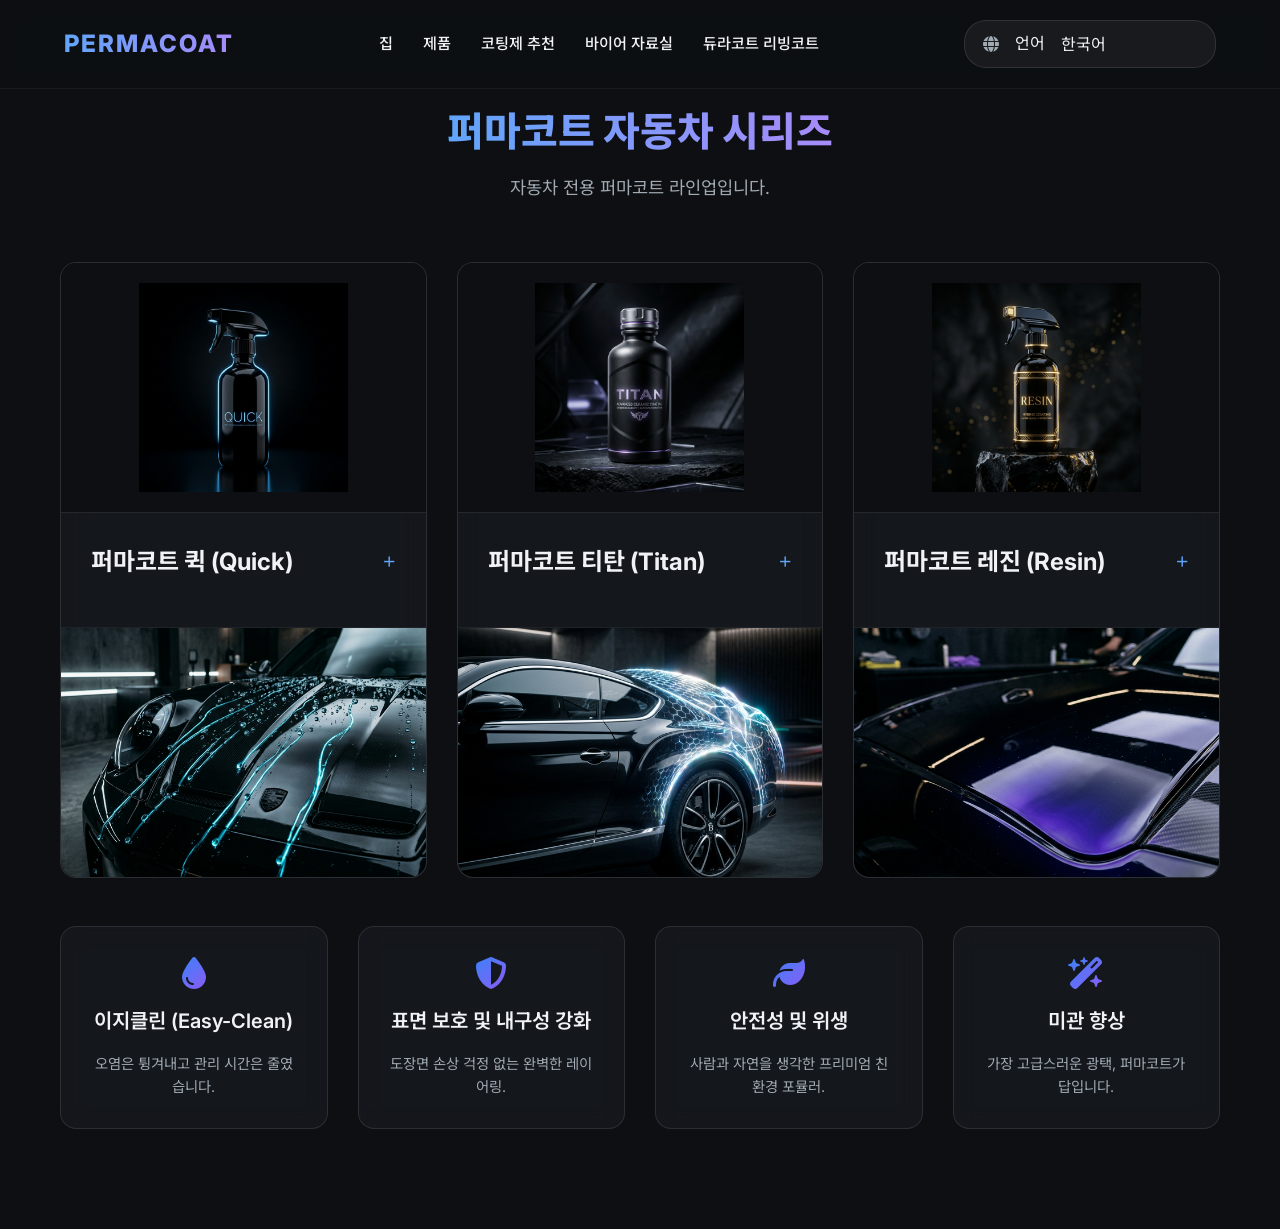
<file: permacoat_car_series.html>
<!DOCTYPE html>
<html lang="ko">
  <head>
    <meta charset="UTF-8" />
    <meta name="viewport" content="width=device-width, initial-scale=1.0" />
    <title>Permacoat Car Series</title>
    <link href="https://fonts.googleapis.com/css2?family=Inter:wght@300;400;600;800&family=Noto+Sans+KR:wght@300;400;500;700&display=swap" rel="stylesheet" />
    <link rel="stylesheet" href="css/style.css" />
    <link rel="stylesheet" href="https://cdnjs.cloudflare.com/ajax/libs/font-awesome/6.4.0/css/all.min.css" />
  </head>
  <body class="dark-theme">
    <!-- Navbar (공통: 언어 선택 시 전체 사이트 적용) -->
    <nav class="navbar">
      <div class="logo">
        <a href="index.html" style="text-decoration: none; color: inherit;"><span class="gradient-text">PERMACOAT</span></a>
      </div>
      <ul class="nav-links">
        <li><a href="index.html#home" data-i18n="nav_home">Home</a></li>
        <li><a href="index.html#products" data-i18n="nav_products">Products</a></li>
        <li><a href="index.html" data-i18n="nav_finder">Finder</a></li>
        <li><a href="index.html#buyer-docs" data-i18n="nav_buyer">Buyer Docs</a></li>
        <li><a href="index.html#living" data-i18n="nav_living">Duracoat Living Coating</a></li>
      </ul>
      <div class="lang-selector notranslate" translate="no">
        <i class="fa-solid fa-globe"></i>
        <span id="lang-flag" class="lang-flag"></span>
        <span class="lang-label" data-i18n="nav_language_label">Language</span>
        <span id="lang-symbol" class="lang-symbol"></span>
        <select id="language-select" translate="no">
          <option value="ko">한국어</option>
          <option value="en">English</option>
          <option value="ja">日本語</option>
          <option value="vi">Tiếng Việt</option>
          <option value="zh">中文</option>
          <option value="it">Italiano</option>
          <option value="fr">Français</option>
          <option value="de">Deutsch</option>
          <option value="am">አማርኛ</option>
          <option value="ar">العربية (السعودية)</option>
        </select>
      </div>
      <div class="hamburger">
        <i class="fa-solid fa-bars"></i>
      </div>
    </nav>

    <section class="section products-section">
      <div class="container">
        <div class="section-header">
          <h2 class="gradient-text" data-i18n="car_series_title">퍼마코트 자동차 시리즈</h2>
          <p class="section-desc" data-i18n="car_series_desc">자동차 전용 퍼마코트 라인업입니다.</p>
        </div>

        <div class="product-grid">
          <!-- Quick -->
          <div class="product-card glass-panel">
            <div class="product-img" style="padding: 20px;">
              <img src="images/quick.png" alt="Permacoat Quick" style="height: 100%; object-fit: contain;" class="floating-item" />
            </div>
            <div class="product-info">
              <h3 data-i18n="quick_title">퍼마코트 퀵 (Quick)</h3>
              <p data-i18n="quick_desc_car">셀프 세차 후 분사·도포만으로 보닛과 도장면 전체에 균일한 유리알 광택과 발수를 입혀 주는 자동차 전용 퀵 코팅제입니다. 넓은 면적을 구역별로 빠르게 시공할 수 있어 워터스팟과 일상 오염을 줄이고, 다음 세차까지 깔끔한 상태를 오래 유지하도록 도와줍니다.</p>
              <ul class="specs-list">
                <li><span data-i18n="tbl_polysilazane">폴리실라잔</span>: <span class="highlight">15</span></li>
                <li><span data-i18n="tbl_silane">실란</span>: <span class="highlight">70</span></li>
                <li><span data-i18n="tbl_resin">레진</span>: <span>-</span></li>
                <li><span data-i18n="tbl_io">I/O 비율</span>: <span class="highlight">15</span></li>
              </ul>
            </div>
            <div class="effect-img-container" style="width: 100%; height: 250px; overflow: hidden; border-radius: 0 0 16px 16px; border-top: 1px solid rgba(255, 255, 255, 0.05);">
              <img src="images/permacoat_quick_effect.png" alt="Quick Car Effect" style="width: 100%; height: 100%; object-fit: cover; transition: transform 0.8s ease;" onmouseover="this.style.transform='scale(1.1)'" onmouseout="this.style.transform='scale(1)'" />
            </div>
          </div>

          <!-- Titan -->
          <div class="product-card glass-panel">
            <div class="product-img" style="padding: 20px;">
              <img src="images/titan.png" alt="Permacoat Titan" style="height: 100%; object-fit: contain;" class="floating-item" />
            </div>
            <div class="product-info">
              <h3 data-i18n="titan_title">퍼마코트 타이탄 (Titan)</h3>
              <p data-i18n="titan_desc_car">사계절 야외 주차와 일상 주행 오염으로부터 차를 지키는 딥 글로스 쉴드 등급으로, 7H 고경도 피막이 세차 기스를 줄이고 강력한 UV 차단이 본닛과 루프의 도장 노화를 늦춰 줍니다. 하이엔드 비딩 성능으로 비가 온 뒤에도 워터스팟이 덜 생기며, 유리알처럼 깊은 광택이 오랫동안 유지되도록 돕습니다.</p>
              <ul class="specs-list">
                <li><span data-i18n="tbl_polysilazane">폴리실라잔</span>: <span class="highlight">30</span></li>
                <li><span data-i18n="tbl_silane">실란</span>: <span class="highlight">60</span></li>
                <li><span data-i18n="tbl_resin">레진</span>: <span>-</span></li>
                <li><span data-i18n="tbl_io">I/O 비율</span>: <span class="highlight">10</span></li>
              </ul>
            </div>
            <div class="effect-img-container" style="width: 100%; height: 250px; overflow: hidden; border-radius: 0 0 16px 16px; border-top: 1px solid rgba(255, 255, 255, 0.05);">
              <img src="images/permacoat_titan_effect.png" alt="Titan Car Effect" style="width: 100%; height: 100%; object-fit: cover; transition: transform 0.8s ease;" onmouseover="this.style.transform='scale(1.1)'" onmouseout="this.style.transform='scale(1)'" />
            </div>
          </div>

          <!-- Resin -->
          <div class="product-card glass-panel">
            <div class="product-img" style="padding: 20px;">
              <img src="images/resin.png" alt="Permacoat Resin" style="height: 100%; object-fit: contain;" class="floating-item" />
            </div>
            <div class="product-info">
              <h3 data-i18n="resin_title">퍼마코트 레진 (Resin)</h3>
              <p data-i18n="resin_desc_car">퍼마코트 자동차 라인업의 정점에 위치한 하이엔드 플래그십 코팅으로, 폴리실라잔 60%와 레진 30%가 도장면과 화학적으로 결합해 가장 두껍고 단단한 9H+ 유리막을 만들어 줍니다. 3년 이상 지속되는 하이퍼 글로스 광택과 강력한 UV 차단, 초발수 셀프 클리닝 효과로 도장 산화와 워터스팟, 스톤칩 데미지를 최소화해 매일 아침 새 차 같은 컨디션을 유지해 줍니다.</p>
              <ul class="specs-list">
                <li><span data-i18n="tbl_polysilazane">폴리실라잔</span>: <span class="highlight">60</span></li>
                <li><span data-i18n="tbl_silane">실란</span>: <span class="highlight">0</span></li>
                <li><span data-i18n="tbl_resin">레진</span>: <span class="highlight">30</span></li>
                <li><span data-i18n="tbl_io">I/O 비율</span>: <span class="highlight">10</span></li>
              </ul>
            </div>
            <div class="effect-img-container" style="width: 100%; height: 250px; overflow: hidden; border-radius: 0 0 16px 16px; border-top: 1px solid rgba(255, 255, 255, 0.05);">
              <img src="images/permacoat_resin_effect.png" alt="Resin Car Effect" style="width: 100%; height: 100%; object-fit: cover; transition: transform 0.8s ease;" onmouseover="this.style.transform='scale(1.1)'" onmouseout="this.style.transform='scale(1)'" />
            </div>
          </div>
        </div>

        <!-- 공통 4대 핵심 가치 (자동차용) -->
        <div class="features-grid mt-5">
          <div class="feature-box glass-panel">
            <i class="fa-solid fa-droplet icon-gradient"></i>
            <h4 data-i18n="living_clean">이지클린 (Easy-Clean)</h4>
            <p data-i18n="living_clean_desc">워터스팟과 오염이 쉽게 닦여 세차 후 관리 시간이 크게 줄어듭니다.</p>
          </div>
          <div class="feature-box glass-panel">
            <i class="fa-solid fa-shield-halved icon-gradient"></i>
            <h4 data-i18n="living_protect">표면 보호 및 내구성 강화</h4>
            <p data-i18n="living_protect_desc">기스, 스크래치, 자외선으로부터 도장면을 보호해 차량 가치를 유지합니다.</p>
          </div>
          <div class="feature-box glass-panel">
            <i class="fa-solid fa-leaf icon-gradient"></i>
            <h4 data-i18n="living_safe">안전성 및 위생</h4>
            <p data-i18n="living_safe_desc">친환경 성분과 항균 효과로 실내·외 작업 환경을 더욱 쾌적하게 만듭니다.</p>
          </div>
          <div class="feature-box glass-panel">
            <i class="fa-solid fa-wand-magic-sparkles icon-gradient"></i>
            <h4 data-i18n="living_look">미관 향상</h4>
            <p data-i18n="living_look_desc">깊이 있는 광택과 풍부한 색감을 살려 프리미엄 이미지를 완성합니다.</p>
          </div>
        </div>
      </div>
    </section>

    <script src="js/translations.js"></script>
    <script src="js/script.js"></script>
    <script>
      document.addEventListener('DOMContentLoaded', () => {
        const infos = document.querySelectorAll('.product-info');
        infos.forEach((info) => {
          const title = info.querySelector('h3');
          if (!title) return;
          title.classList.add('product-toggle-title');
          info.classList.add('collapsed');
          title.addEventListener('click', () => {
            info.classList.toggle('collapsed');
          });
        });
      });
    </script>
  </body>
</html>
</file>
<file: css/style.css>
/* Reset & Base Variables */
:root {
    --bg-color: #0d0f12;
    --bg-secondary: #1a1d24;
    --text-main: #f0f2f5;
    --text-muted: #a0aab2;
    --accent-color: #3b82f6;
    --accent-hover: #60a5fa;
    --glass-bg: rgba(26, 29, 36, 0.6);
    --glass-border: rgba(255, 255, 255, 0.1);
    --gradient-primary: linear-gradient(135deg, #3b82f6 0%, #8b5cf6 100%);
    --gradient-text: linear-gradient(to right, #60a5fa, #a78bfa);
    --border-radius: 16px;
    --transition-speed: 0.3s;
    --font-sans: 'Inter', 'Noto Sans KR', sans-serif;
}

* {
    margin: 0;
    padding: 0;
    box-sizing: border-box;
    scroll-behavior: smooth;
}

body.dark-theme {
    background-color: var(--bg-color);
    color: var(--text-main);
    font-family: var(--font-sans);
    line-height: 1.6;
    overflow-x: hidden;
}

/* Utilities */
.container {
    max-width: 1200px;
    margin: 0 auto;
    padding: 0 20px;
}

.text-center {
    text-align: center;
}

.mb-3 {
    margin-bottom: 1rem;
}

.mt-5 {
    margin-top: 3rem;
}

.gradient-text {
    background: var(--gradient-text);
    -webkit-background-clip: text;
    -webkit-text-fill-color: transparent;
    display: inline-block;
}

.text-accent {
    color: var(--accent-hover);
}

.icon-gradient {
    background: var(--gradient-primary);
    -webkit-background-clip: text;
    -webkit-text-fill-color: transparent;
    font-size: 2rem;
    margin-bottom: 1rem;
}

.relative-z {
    position: relative;
    z-index: 2;
}

.section {
    padding: 100px 0;
}

.section-header {
    text-align: center;
    margin-bottom: 60px;
}

.section-header h2 {
    font-size: 2.5rem;
    font-weight: 800;
    margin-bottom: 10px;
}

.section-desc {
    color: var(--text-muted);
    font-size: 1.1rem;
    max-width: 600px;
    margin: 0 auto;
}

/* Buttons */
.btn {
    display: inline-block;
    padding: 12px 30px;
    border-radius: 30px;
    text-decoration: none;
    font-weight: 600;
    transition: all var(--transition-speed) ease;
    cursor: pointer;
    border: none;
}

.btn-primary {
    background: var(--gradient-primary);
    color: white;
    box-shadow: 0 4px 15px rgba(59, 130, 246, 0.4);
}

.btn-primary:hover {
    transform: translateY(-2px);
    box-shadow: 0 6px 20px rgba(59, 130, 246, 0.6);
}

/* Glassmorphism Panels */
.glass-panel {
    background: var(--glass-bg);
    backdrop-filter: blur(12px);
    -webkit-backdrop-filter: blur(12px);
    border: 1px solid var(--glass-border);
    border-radius: var(--border-radius);
    padding: 30px;
    transition: transform var(--transition-speed) ease, box-shadow var(--transition-speed) ease;
}

.glass-panel:hover {
    transform: translateY(-5px);
    box-shadow: 0 10px 30px rgba(0, 0, 0, 0.5);
    border-color: rgba(255, 255, 255, 0.2);
}

/* Navbar */
.navbar {
    position: fixed;
    top: 0;
    width: 100%;
    display: flex;
    justify-content: space-between;
    align-items: center;
    padding: 20px 5%;
    background: rgba(13, 15, 18, 0.8);
    backdrop-filter: blur(10px);
    z-index: 1000;
    border-bottom: 1px solid rgba(255, 255, 255, 0.05);
}

.navbar .logo span {
    font-size: 1.5rem;
    font-weight: 800;
    letter-spacing: 2px;
}

.nav-links {
    display: flex;
    list-style: none;
    gap: 30px;
}

.nav-links li a {
    color: var(--text-main);
    text-decoration: none;
    font-weight: 500;
    font-size: 0.95rem;
    transition: color 0.3s;
}

.nav-links li a:hover {
    color: var(--accent-hover);
}

.lang-selector {
    display: flex;
    align-items: center;
    gap: 8px;
    background: rgba(255, 255, 255, 0.05);
    padding: 10px 18px;
    border-radius: 22px;
    border: 1px solid rgba(255, 255, 255, 0.1);
}

.lang-selector i {
    color: var(--text-muted);
}

.lang-selector select {
    background: transparent;
    color: var(--text-main);
    border: none;
    outline: none;
    font-family: inherit;
    font-size: 1rem;
    cursor: pointer;
    appearance: none;
    -webkit-appearance: none;
}

.lang-selector select option {
    background: var(--bg-secondary);
    color: var(--text-main);
}

.hamburger {
    display: none;
    font-size: 1.5rem;
    cursor: pointer;
}

/* Hero Section */
.hero {
    height: 100vh;
    display: flex;
    align-items: center;
    justify-content: center;
    position: relative;
    text-align: center;
    /* Placeholder fallback */
    background: url('../images/hero-bg.png') center/cover no-repeat;
    background-color: var(--bg-secondary);
}

.hero-overlay {
    position: absolute;
    top: 0;
    left: 0;
    width: 100%;
    height: 100%;
    background: linear-gradient(to bottom, rgba(13, 15, 18, 0.6), rgba(13, 15, 18, 0.95));
}

.hero-content {
    position: relative;
    z-index: 2;
    max-width: 800px;
    padding: 0 20px;
    animation: fadeInDown 1s ease;
}

.hero-title {
    font-size: 4rem;
    font-weight: 800;
    margin-bottom: 20px;
    background: linear-gradient(to right, #ffffff, #a0aab2);
    -webkit-background-clip: text;
    -webkit-text-fill-color: transparent;
    line-height: 1.2;
}

.hero-subtitle {
    font-size: 1.25rem;
    color: var(--text-muted);
    margin-bottom: 40px;
}

@keyframes fadeInDown {
    from {
        opacity: 0;
        transform: translateY(-30px);
    }

    to {
        opacity: 1;
        transform: translateY(0);
    }
}

/* Products Section */
.product-grid {
    display: grid;
    grid-template-columns: repeat(auto-fit, minmax(320px, 1fr));
    gap: 30px;
}

.product-card {
    display: flex;
    flex-direction: column;
    overflow: hidden;
    padding: 0;
}

.product-img {
    height: 250px;
    background: var(--bg-color);
    display: flex;
    align-items: center;
    justify-content: center;
    color: var(--text-muted);
    font-size: 0.9rem;
    position: relative;
    border-bottom: 1px solid var(--glass-border);
}

.product-img.placeholder-img::after {
    content: '';
    position: absolute;
    inset: 0;
    background: linear-gradient(45deg, rgba(255, 255, 255, 0.02) 25%, transparent 25%, transparent 50%, rgba(255, 255, 255, 0.02) 50%, rgba(255, 255, 255, 0.02) 75%, transparent 75%, transparent);
    background-size: 20px 20px;
    opacity: 0.5;
}

.product-info {
    padding: 30px;
    flex: 1;
    display: flex;
    flex-direction: column;
}

.product-info h3 {
    font-size: 1.5rem;
    font-weight: 700;
    margin-bottom: 15px;
    color: var(--text-main);
}

.product-info p {
    color: var(--text-muted);
    font-size: 0.95rem;
    flex: 1;
    margin-bottom: 20px;
}

/* Toggleable product details (Quick / Titan / Resin) */
.product-info.collapsed p,
.product-info.collapsed .specs-list {
    display: none;
}

.product-toggle-title {
    cursor: pointer;
    position: relative;
    padding-right: 18px;
}

.product-toggle-title::after {
    content: '＋';
    position: absolute;
    right: 0;
    top: 50%;
    transform: translateY(-50%);
    font-size: 0.9rem;
    color: var(--accent-hover);
}

.product-info:not(.collapsed) .product-toggle-title::after {
    content: '－';
}

.specs-list {
    list-style: none;
    border-top: 1px solid rgba(255, 255, 255, 0.05);
    padding-top: 20px;
}

.specs-list li {
    display: flex;
    justify-content: space-between;
    margin-bottom: 8px;
    font-size: 0.9rem;
    color: var(--text-muted);
}

.specs-list li .highlight {
    font-weight: 700;
    color: #fff;
    background: var(--gradient-text);
    -webkit-background-clip: text;
    -webkit-text-fill-color: transparent;
}

/* Finder Section */
.finder-section {
    background: radial-gradient(circle at top, rgba(148, 163, 255, 0.08), transparent 55%);
}

.finder-layout {
    display: grid;
    grid-template-columns: minmax(0, 2fr) minmax(0, 1.2fr);
    gap: 30px;
    align-items: flex-start;
}

.finder-questions {
    display: flex;
    flex-direction: column;
    gap: 20px;
}

.finder-question h3 {
    font-size: 1.1rem;
    margin-bottom: 15px;
}

.finder-options {
    display: flex;
    flex-direction: column;
    gap: 10px;
}

.finder-option {
    text-align: left;
    padding: 10px 14px;
    border-radius: 999px;
    border: 1px solid rgba(255, 255, 255, 0.12);
    background: rgba(15, 23, 42, 0.7);
    color: var(--text-muted);
    font-size: 0.95rem;
    cursor: pointer;
    transition: all 0.2s ease;
}

.finder-option:hover {
    border-color: var(--accent-hover);
    color: #fff;
}

.finder-option.active {
    background: var(--gradient-primary);
    color: #fff;
    border-color: transparent;
    box-shadow: 0 8px 24px rgba(59, 130, 246, 0.5);
}

.finder-result {
    position: sticky;
    top: 100px;
}

.finder-result h3 {
    font-size: 1.3rem;
    margin-bottom: 8px;
}

.finder-result-subtitle {
    font-size: 0.95rem;
    color: var(--text-muted);
    margin-bottom: 20px;
}

.finder-result-badge {
    display: inline-block;
    padding: 6px 16px;
    border-radius: 999px;
    background: rgba(37, 99, 235, 0.1);
    border: 1px solid rgba(129, 140, 248, 0.6);
    font-size: 0.85rem;
    letter-spacing: 0.06em;
    margin-bottom: 12px;
}

.finder-result-title {
    font-size: 1.2rem;
    font-weight: 600;
    margin-bottom: 10px;
}

.finder-result-desc {
    font-size: 0.95rem;
    color: var(--text-muted);
    margin-bottom: 20px;
}

.finder-links {
    display: flex;
    flex-wrap: wrap;
    gap: 12px;
}

.btn.btn-outline {
    background: transparent;
    color: var(--accent-hover);
    border: 1px solid rgba(148, 163, 255, 0.6);
    box-shadow: none;
}

.btn.btn-outline:hover {
    background: rgba(37, 99, 235, 0.15);
    color: #fff;
}

/* Buyer docs section */
.buyer-section {
    background: radial-gradient(circle at top, rgba(59, 130, 246, 0.08), transparent 55%);
}

.download-grid {
    display: grid;
    grid-template-columns: repeat(auto-fit, minmax(260px, 1fr));
    gap: 24px;
}

.download-card h3 {
    font-size: 1.2rem;
    margin-bottom: 10px;
}

.download-desc {
    font-size: 0.95rem;
    color: var(--text-muted);
    margin-bottom: 20px;
}

/* Living Section */
.living-section {
    position: relative;
    background: url('../images/living-bg.png') center/cover no-repeat;
    background-color: #111;
}

.living-bg-overlay {
    position: absolute;
    top: 0;
    left: 0;
    width: 100%;
    height: 100%;
    background: rgba(13, 15, 18, 0.85);
    backdrop-filter: blur(5px);
}

.features-grid {
    display: grid;
    grid-template-columns: repeat(auto-fit, minmax(250px, 1fr));
    gap: 30px;
}

.feature-box {
    text-align: center;
}

.feature-box h4 {
    font-size: 1.25rem;
    margin-bottom: 15px;
    font-weight: 600;
}

.feature-box p {
    color: var(--text-muted);
    font-size: 0.9rem;
}

.applications-container {
    max-width: 900px;
    margin: 50px auto 0;
}

.app-list {
    list-style: none;
    display: flex;
    justify-content: space-between;
    gap: 32px;
    padding: 0 32px;
}

.app-list li {
    display: flex;
    align-items: flex-start;
    gap: 10px;
    font-size: 1rem;
    color: var(--text-muted);
    flex: 1;
}

.app-list li span {
    display: block;
}

/* Living Main Photo */
.living-main-photo {
    width: 100%;
    text-align: center;
}

.image-wrapper {
    position: relative;
    display: inline-block;
    max-width: 900px;
    width: 100%;
    border-radius: var(--border-radius);
    overflow: hidden;
    cursor: pointer;
    box-shadow: 0 10px 40px rgba(0, 0, 0, 0.6);
    border: 1px solid var(--glass-border);
}

.living-main-img {
    width: 100%;
    height: auto;
    display: block;
    transition: transform 0.5s ease;
}

.image-wrapper:hover .living-main-img {
    transform: scale(1.05);
}

.click-hint {
    position: absolute;
    bottom: 20px;
    left: 50%;
    transform: translateX(-50%);
    padding: 12px 25px;
    border-radius: 30px;
    background: rgba(13, 15, 18, 0.8);
    color: #fff;
    font-weight: 600;
    display: flex;
    align-items: center;
    gap: 10px;
    box-shadow: 0 4px 15px rgba(0, 0, 0, 0.5);
    transition: all 0.3s ease;
    z-index: 10;
}

.image-wrapper:hover .click-hint {
    background: var(--gradient-primary);
    transform: translateX(-50%) translateY(-5px);
}

.living-detail-link {
    text-decoration: none;
}

/* Living detail modal */
.modal-overlay {
    display: none;
    position: fixed;
    inset: 0;
    background: rgba(0, 0, 0, 0.75);
    z-index: 2000;
    justify-content: center;
    align-items: center;
    padding: 40px 20px;
}

.modal-overlay.open {
    display: flex;
}

.modal-content.living-modal {
    max-width: 960px;
    max-height: 90vh;
    overflow-y: auto;
    position: relative;
}

.modal-content.finder-modal {
    max-width: 1024px;
    max-height: 90vh;
    overflow-y: auto;
    position: relative;
}

/* Series summary modal */
.modal-content.series-modal {
    max-width: 720px;
    max-height: 90vh;
    overflow-y: auto;
    position: relative;
}

#series-modal > div > p.series-modal-body,
#series-modal .series-modal-body {
    white-space: pre-line;
    text-align: left;
    line-height: 1.6;
    max-height: 400px;
    overflow-y: auto;
    font-size: 14px;
    color: #333;
    padding: 10px;
    background: #f9f9f9;
    border-radius: 8px;
}

.modal-close {
    position: absolute;
    top: 16px;
    right: 20px;
    background: transparent;
    border: none;
    color: #fff;
    font-size: 1.5rem;
    cursor: pointer;
}

.modal-lang-select {
    position: absolute;
    top: 16px;
    right: 52px;
    display: flex;
    align-items: center;
    gap: 8px;
    background: rgba(255, 255, 255, 0.05);
    padding: 8px 14px;
    border-radius: 22px;
    border: 1px solid rgba(255, 255, 255, 0.1);
}

.modal-lang-select i {
    color: var(--text-muted);
    font-size: 0.95rem;
}

.modal-lang-select select {
    background: transparent;
    color: var(--text-main);
    border: none;
    outline: none;
    font-family: inherit;
    font-size: 0.95rem;
    cursor: pointer;
    appearance: none;
    -webkit-appearance: none;
}

.modal-lang-select select option {
    background: var(--bg-secondary);
    color: var(--text-main);
}

.modal-list {
    margin: 0 0 1rem 1.2rem;
    padding: 0;
}

.modal-list li {
    margin-bottom: 0.4rem;
    color: var(--text-muted);
    font-size: 0.95rem;
}

.living-table {
    width: 100%;
    border-collapse: collapse;
    margin: 1rem 0;
    font-size: 0.95rem;
}

.living-table th,
.living-table td {
    border: 1px solid rgba(255, 255, 255, 0.1);
    padding: 8px 10px;
    text-align: left;
}

.living-table th {
    background: rgba(255, 255, 255, 0.03);
}

.modal-quote {
    font-style: italic;
    color: var(--text-main);
    margin-bottom: 0.6rem;
}

/* Floating finder button */
.floating-finder-btn {
    position: fixed;
    right: 32px;
    bottom: 40px;
    display: flex;
    align-items: center;
    gap: 8px;
    padding: 10px 18px;
    border-radius: 999px;
    background: var(--gradient-primary);
    color: #fff;
    border: none;
    cursor: pointer;
    font-weight: 600;
    box-shadow: 0 12px 30px rgba(15, 23, 42, 0.6);
    z-index: 1500;
}

.floating-finder-btn i {
    font-size: 1rem;
}

.floating-finder-btn span {
    font-size: 0.9rem;
}

/* Blog Section */
.blog-section {
    background: radial-gradient(circle at top, rgba(15, 23, 42, 0.7), transparent 60%);
}

.blog-folder-tabs {
    display: inline-flex;
    flex-wrap: wrap;
    gap: 12px;
    padding: 8px 10px;
    border-radius: 999px;
    background: transparent;
    border: none;
    margin: 0 auto 24px;
}

.blog-folder-tab {
    border-radius: 999px;
    padding: 8px 26px;
    border: 1px solid var(--glass-border);
    background: rgba(15, 23, 42, 0.85);
    color: var(--accent-hover);
    font-size: 1rem;
    font-weight: 700;
    cursor: pointer;
    transition: all 0.2s ease;
    white-space: nowrap;
}

.blog-folder-tab.active {
    background: var(--gradient-primary);
    color: #fff;
    box-shadow: 0 6px 16px rgba(37, 99, 235, 0.5);
}

.blog-layout {
    display: grid;
    grid-template-columns: minmax(0, 1.4fr) minmax(0, 1fr);
    gap: 28px;
    align-items: flex-start;
}

.blog-editor-title,
.blog-list-title {
    font-size: 1.4rem;
    font-weight: 700;
    margin-bottom: 12px;
}

.blog-current-folder {
    display: inline-block;
    margin-left: 8px;
    padding: 3px 10px;
    border-radius: 999px;
    font-size: 0.8rem;
    font-weight: 500;
    color: var(--accent-hover);
    background: rgba(37, 99, 235, 0.15);
}

.blog-form {
    display: flex;
    flex-direction: column;
    gap: 10px;
}

.blog-form label {
    font-size: 0.9rem;
    color: var(--text-muted);
}

.blog-form input,
.blog-form select,
.blog-form textarea {
    background: rgba(15, 23, 42, 0.85);
    border-radius: 10px;
    border: 1px solid rgba(148, 163, 184, 0.4);
    padding: 10px 12px;
    color: var(--text-main);
    font-family: inherit;
    font-size: 0.95rem;
    outline: none;
    resize: vertical;
    min-height: 42px;
}

.blog-form input:focus,
.blog-form select:focus,
.blog-form textarea:focus {
    border-color: var(--accent-hover);
    box-shadow: 0 0 0 1px rgba(59, 130, 246, 0.5);
}

.blog-editor-actions {
    display: flex;
    align-items: center;
    gap: 12px;
    margin-top: 6px;
}

.blog-status {
    font-size: 0.85rem;
    color: var(--text-muted);
}

.blog-auto {
    margin-top: 22px;
}

.blog-auto-inner {
    background: rgba(15, 23, 42, 0.9);
}

.blog-auto h4 {
    font-size: 1.05rem;
    margin-bottom: 8px;
}

.blog-auto-desc {
    font-size: 0.88rem;
    color: var(--text-muted);
    margin-bottom: 10px;
}

.blog-auto-controls {
    display: flex;
    flex-wrap: wrap;
    gap: 10px;
    align-items: center;
    margin-bottom: 10px;
}

.blog-auto-controls input {
    max-width: 120px;
}

.blog-auto-toggle-row {
    display: flex;
    flex-direction: column;
    gap: 8px;
    margin-top: 6px;
}

.blog-auto-toggle-row input[type="number"] {
    max-width: 160px;
}

.blog-switch {
    display: inline-flex;
    align-items: center;
    gap: 10px;
    cursor: pointer;
    font-size: 0.88rem;
    color: var(--text-muted);
}

.blog-switch input {
    display: none;
}

.blog-switch-slider {
    width: 40px;
    height: 22px;
    border-radius: 999px;
    background: rgba(148, 163, 184, 0.45);
    position: relative;
    transition: background 0.2s ease;
}

.blog-switch-slider::after {
    content: '';
    position: absolute;
    top: 3px;
    left: 3px;
    width: 16px;
    height: 16px;
    border-radius: 50%;
    background: #0b1120;
    transition: transform 0.2s ease;
}

.blog-switch input:checked + .blog-switch-slider {
    background: var(--accent-hover);
}

.blog-switch input:checked + .blog-switch-slider::after {
    transform: translateX(18px);
}

.blog-list-header {
    display: flex;
    justify-content: space-between;
    align-items: center;
    gap: 12px;
    margin-bottom: 10px;
}

.blog-list-desc {
    font-size: 0.88rem;
    color: var(--text-muted);
    margin-bottom: 10px;
}

.blog-posts {
    list-style: none;
    display: flex;
    flex-direction: column;
    gap: 12px;
    max-height: 460px;
    overflow-y: auto;
    padding-right: 4px;
}

.blog-post-item {
    padding: 10px 12px;
    border-radius: 10px;
    background: rgba(15, 23, 42, 0.8);
    border: 1px solid rgba(51, 65, 85, 0.7);
}

.blog-post-empty {
    padding: 12px;
    border-radius: 10px;
    background: rgba(15, 23, 42, 0.7);
    font-size: 0.9rem;
    color: var(--text-muted);
}

.blog-post-header {
    display: flex;
    justify-content: space-between;
    align-items: baseline;
    gap: 12px;
    margin-bottom: 6px;
}

.blog-post-title {
    font-size: 0.98rem;
    font-weight: 600;
}

.blog-post-meta {
    font-size: 0.78rem;
    color: var(--text-muted);
    white-space: nowrap;
}

.blog-post-body {
    font-size: 0.9rem;
    color: var(--text-muted);
}

.blog-post-actions {
    display: flex;
    gap: 8px;
    margin-top: 8px;
}

.blog-post-btn {
    border: 1px solid rgba(148, 163, 184, 0.6);
    background: rgba(15, 23, 42, 0.9);
    color: var(--text-muted);
    border-radius: 999px;
    padding: 4px 10px;
    font-size: 0.78rem;
    cursor: pointer;
    transition: all 0.2s ease;
}

.blog-post-btn:hover {
    background: rgba(37, 99, 235, 0.2);
    color: #fff;
    border-color: rgba(96, 165, 250, 0.9);
}

.btn-sm {
    padding: 6px 14px;
    font-size: 0.8rem;
}

.blog-media-strip {
    display: flex;
    justify-content: center;
    gap: 24px;
    margin-bottom: 32px;
    flex-wrap: wrap;
}

.blog-media-strip img {
    max-height: 140px;
    border-radius: 16px;
    object-fit: contain;
    background: radial-gradient(circle at center, rgba(148, 163, 255, 0.2), transparent 55%);
    padding: 8px 12px;
    border: 1px solid rgba(148, 163, 184, 0.5);
}

.blog-hidden-control {
    display: none !important;
}

.blog-header-tools {
    margin-top: 16px;
    display: flex;
    justify-content: flex-end;
    gap: 12px;
    align-items: center;
}

.blog-api-status {
    display: inline-flex;
    align-items: center;
    gap: 6px;
    padding: 4px 10px;
    border-radius: 999px;
    background: rgba(15, 23, 42, 0.9);
    border: 1px solid rgba(148, 163, 184, 0.5);
    font-size: 0.8rem;
    color: var(--text-muted);
}

.blog-api-status-dot {
    width: 10px;
    height: 10px;
    border-radius: 999px;
    background: #6b7280; /* default gray */
}

.blog-api-status-dot.idle {
    background: #6b7280;
}

.blog-api-status-dot.ok {
    background: #22c55e;
}

.blog-api-status-dot.error {
    background: #ef4444;
}

.blog-settings-keywords-grid {
    display: grid;
    grid-template-columns: repeat(auto-fit, minmax(220px, 1fr));
    gap: 16px;
    margin-top: 0.75rem;
}

.blog-settings-column textarea {
    width: 100%;
    padding: 10px 12px;
    border-radius: 8px;
    border: 1px solid rgba(148, 163, 184, 0.5);
    background: rgba(15, 23, 42, 0.85);
    color: var(--text-main);
    resize: vertical;
    min-height: 220px;
    font-size: 0.95rem;
    line-height: 1.5;
}

/* Footer */
.footer {
    padding: 40px 0;
    background: #0a0c0e;
    color: var(--text-muted);
    border-top: 1px solid rgba(255, 255, 255, 0.05);
}

/* Floating Animation */
.floating-item {
    animation: floating 3s ease-in-out infinite;
    transform-origin: center center;
}

@keyframes floating {
    0% {
        transform: translateY(0px);
    }

    50% {
        transform: translateY(-15px);
    }

    100% {
        transform: translateY(0px);
    }
}

/* Premium lineup: 위에 제목, 아래에 바이크/자동차 카드 2열 */
.premium-heading {
    font-size: 2.5rem;
    font-weight: 800;
    margin: 0 0 40px;
    text-align: center;
}

.premium-two-col {
    display: flex;
    justify-content: center;
    align-items: flex-start;
    gap: 80px;
}

.premium-col {
    flex: 0 0 320px;
    text-align: center;
}

.premium-card-link {
    display: flex;
    flex-direction: column;
    align-items: center;
    text-decoration: none;
    color: inherit;
    gap: 12px;
}

.premium-tag {
    padding: 6px 20px;
    border-radius: 999px;
    border: 1px solid var(--glass-border);
    font-weight: 600;
    font-size: 2.5rem;
}


.premium-card {
    width: 100%;
    max-width: 320px;
    border-radius: 30px;
    background: var(--glass-bg);
    border: 1px solid var(--glass-border);
    overflow: hidden;
    box-shadow: 0 10px 30px rgba(0, 0, 0, 0.5);
    transition: transform 0.4s ease, box-shadow 0.4s ease;
}

.premium-card-img {
    width: 100%;
    height: 100%;
    display: block;
    object-fit: cover;
}

.premium-card-link:hover .premium-card {
    transform: translateY(-8px);
    box-shadow: 0 20px 50px rgba(0, 0, 0, 0.7);
}

@media (max-width: 768px) {
    .premium-two-col {
        flex-direction: column;
        gap: 32px;
    }

    .premium-heading {
        font-size: 2rem;
    }
}

/* Responsive */
@media (max-width: 768px) {
    .nav-links {
        display: none;
        /* simple mobile clear */
    }

    .hamburger {
        display: block;
    }

    .hero-title {
        font-size: 2.5rem;
    }

    .finder-layout {
        grid-template-columns: 1fr;
    }

    .finder-result {
        position: static;
    }

    .download-grid {
        grid-template-columns: 1fr;
    }

    .applications-container {
        margin-top: 40px;
    }

    .app-list {
        flex-direction: column;
        padding: 0 16px;
    }

    .floating-finder-btn {
        right: 16px;
        bottom: 24px;
        padding: 9px 16px;
    }

    .product-grid {
        grid-template-columns: 1fr;
    }

    .blog-layout {
        grid-template-columns: 1fr;
    }

    .blog-posts {
        max-height: 320px;
    }
}
</file>
